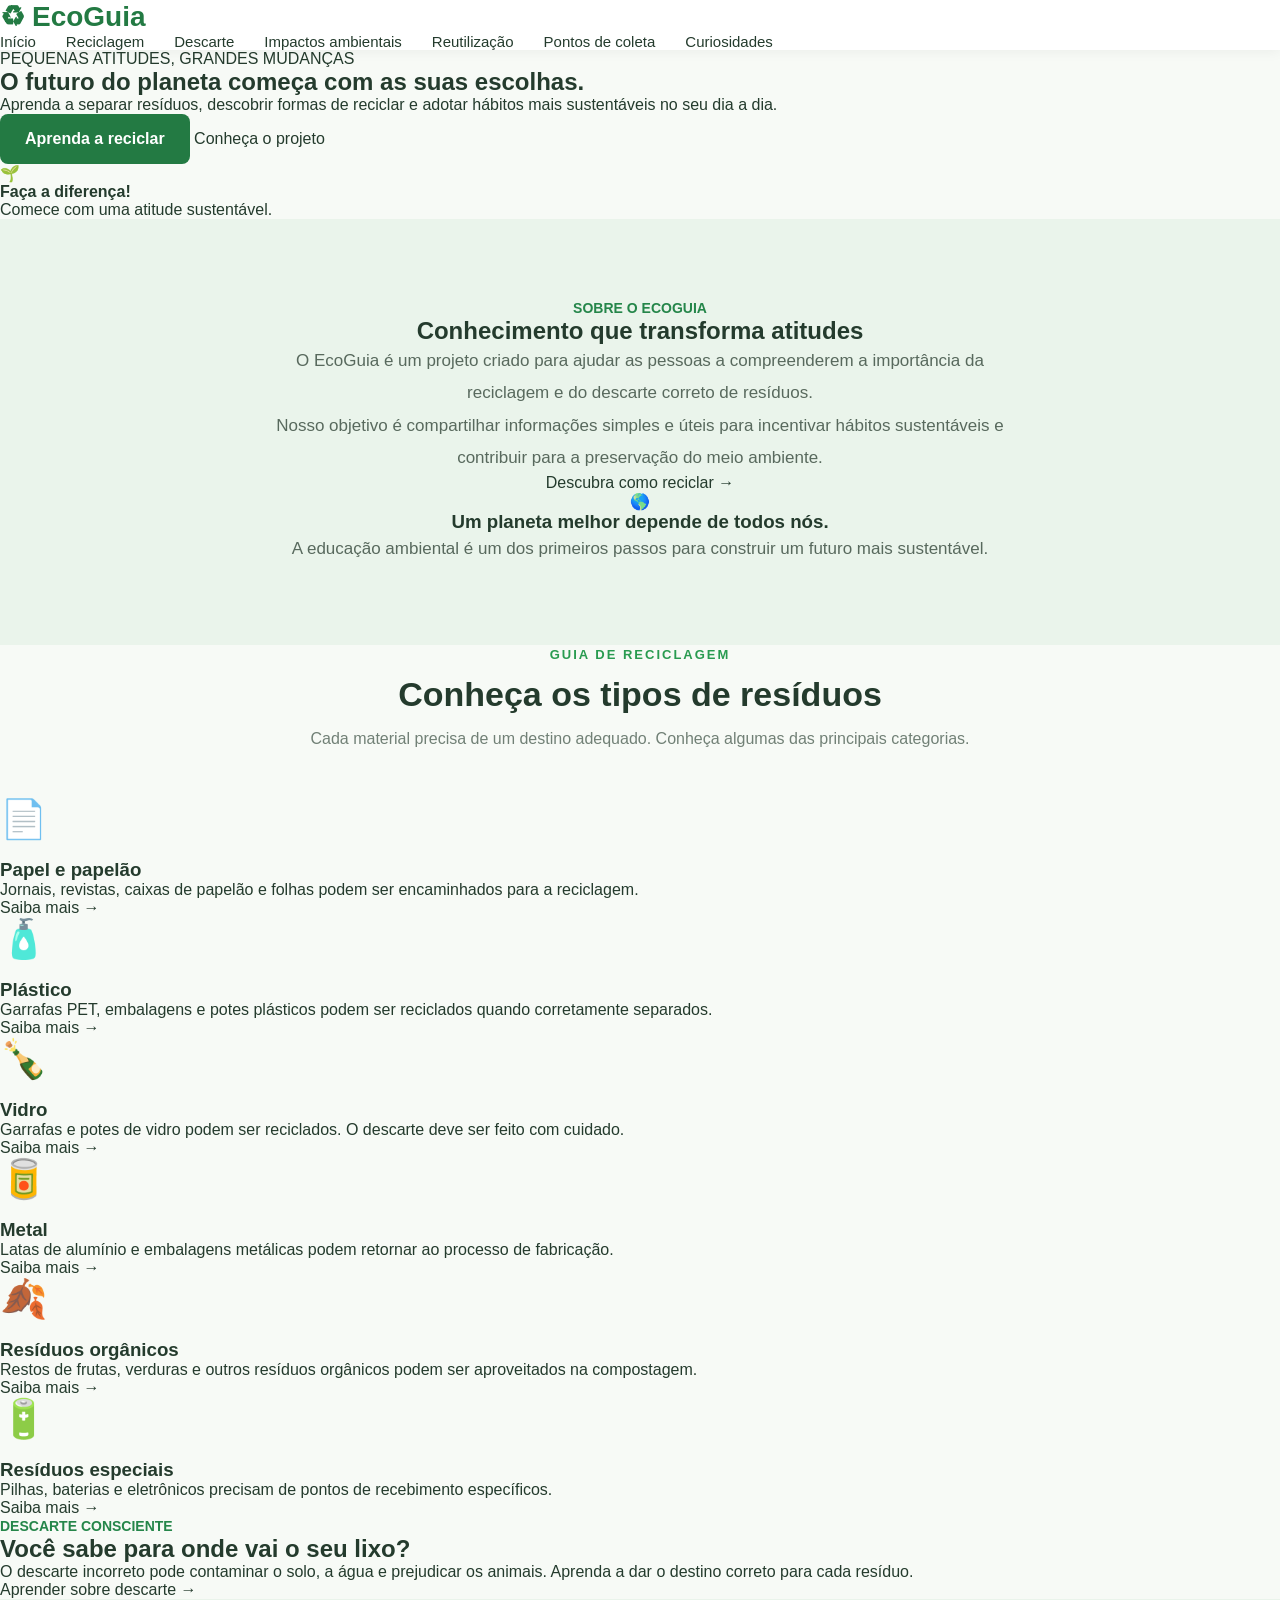
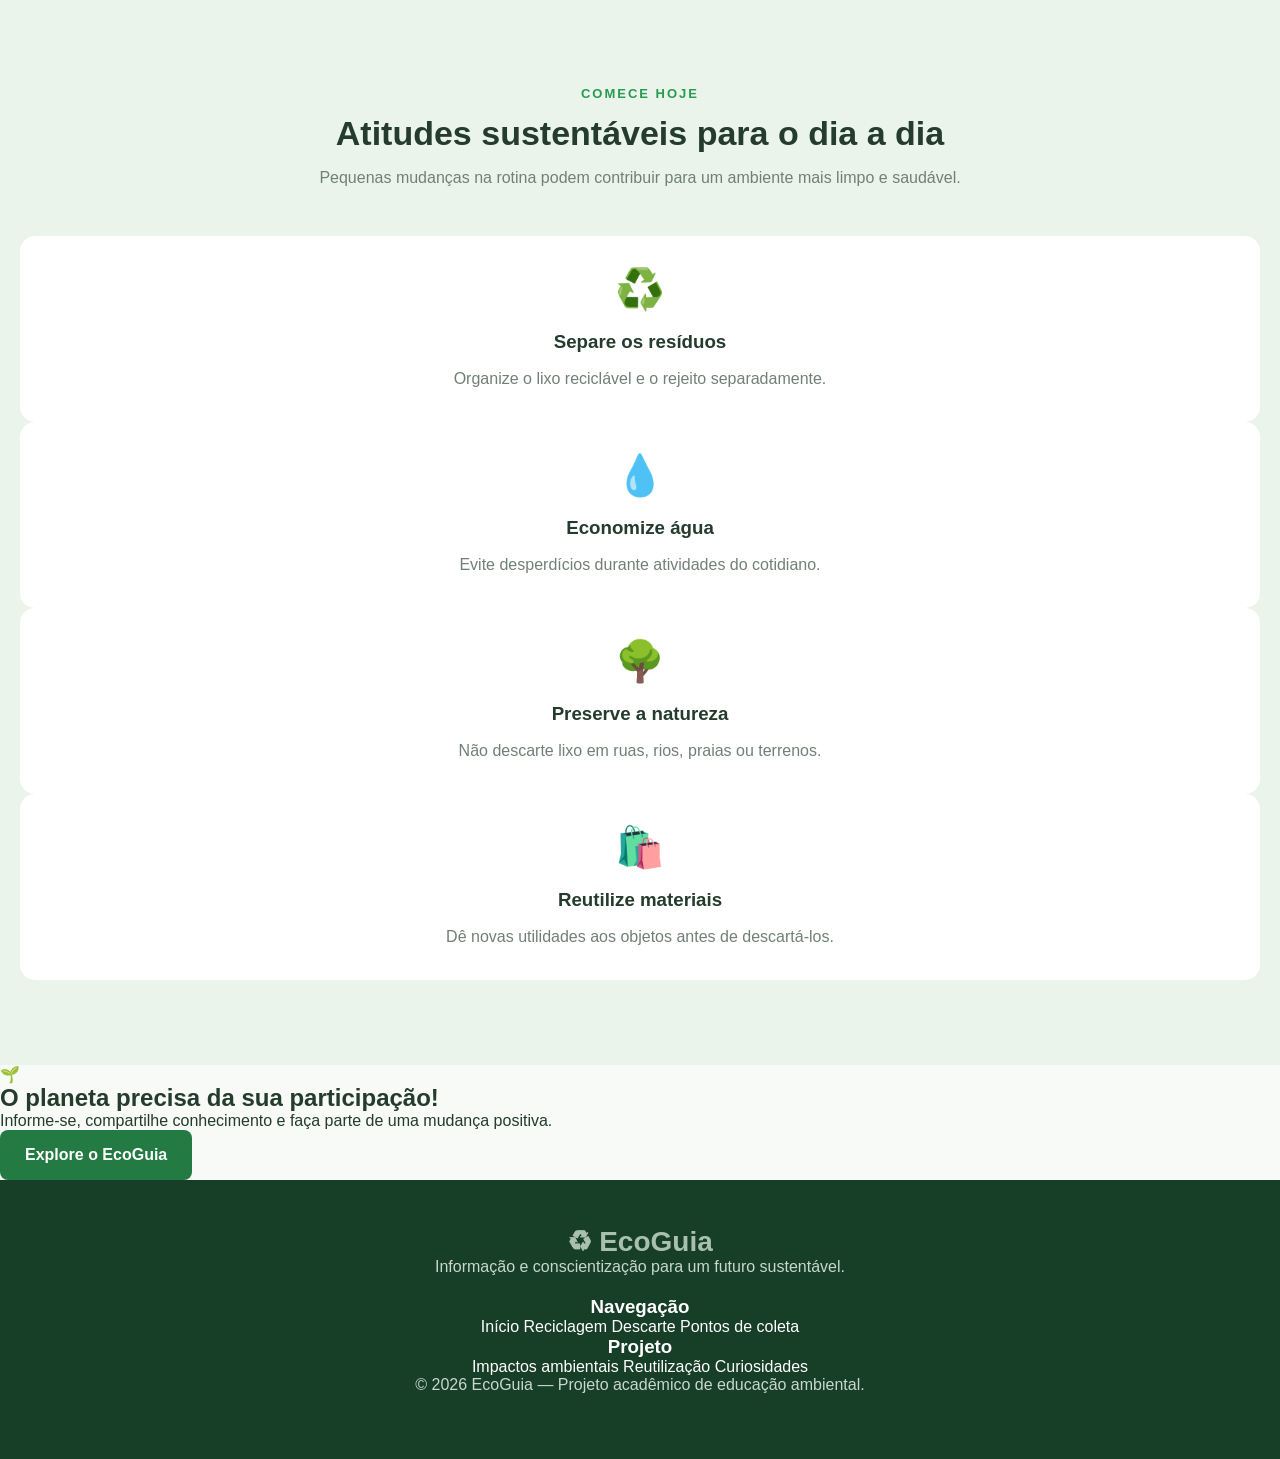
<file: html/index.html>
<!DOCTYPE html>
<html lang="pt-BR">
<head>
    <meta charset="UTF-8">
    <meta name="viewport" content="width=device-width, initial-scale=1.0">
    <meta name="description" content="EcoGuia: aprenda sobre reciclagem, descarte correto e sustentabilidade.">
    <title>EcoGuia | Descarte consciente, futuro sustentável</title>
    <link rel="stylesheet" href="../css/style.css">
</head>

<body>

    <!-- CABEÇALHO -->
    <header class="cabecalho">
        <a href="index.html" class="logo">
            <span class="logo-icone">♻</span>
            <span>Eco<span class="logo-destaque">Guia</span></span>
        </a>

        <nav class="menu">
            <a href="index.html" class="ativo">Início</a>
            <a href="reciclagem.html">Reciclagem</a>
            <a href="descarte.html">Descarte</a>
            <a href="impactos.html">Impactos ambientais</a>
            <a href="reutilizacao.html">Reutilização</a>
            <a href="pontos-coleta.html">Pontos de coleta</a>
            <a href="curiosidades.html">Curiosidades</a>
        </nav>
    </header>

    <main>

        <!-- BANNER PRINCIPAL -->
        <section class="banner" id="inicio">
            <div class="banner-conteudo">
                <span class="etiqueta">PEQUENAS ATITUDES, GRANDES MUDANÇAS</span>

                <h1>O futuro do planeta começa com as suas <span>escolhas.</span></h1>

                <p>
                    Aprenda a separar resíduos, descobrir formas de reciclar
                    e adotar hábitos mais sustentáveis no seu dia a dia.
                </p>

                <div class="banner-botoes">
                    <a href="reciclagem.html" class="botao botao-principal">
                        Aprenda a reciclar
                    </a>

                    <a href="#sobre" class="botao botao-secundario">
                        Conheça o projeto
                    </a>
                </div>
            </div>
     
</div>
                <div class="circulo-verde">
                    <span>🌱</span>
                </div>

                <div class="mensagem-flutuante">
                    <strong>Faça a diferença!</strong>
                    <p>Comece com uma atitude sustentável.</p>
                </div>
            </div>
        </section>

        <!-- SOBRE O PROJETO -->
        <section class="secao sobre" id="sobre">
            <div class="sobre-texto">
                <span class="subtitulo">SOBRE O ECOGUIA</span>
                <h2>Conhecimento que transforma atitudes</h2>

                <p>
                    O EcoGuia é um projeto criado para ajudar as pessoas
                    a compreenderem a importância da reciclagem e do
                    descarte correto de resíduos.
                </p>

                <p>
                    Nosso objetivo é compartilhar informações simples e
                    úteis para incentivar hábitos sustentáveis e contribuir
                    para a preservação do meio ambiente.
                </p>

                <a href="reciclagem.html" class="link-verde">
                    Descubra como reciclar →
                </a>
            </div>

            <div class="sobre-destaque">
                <span class="sobre-icone">🌎</span>
                <h3>Um planeta melhor depende de todos nós.</h3>
                <p>
                    A educação ambiental é um dos primeiros passos
                    para construir um futuro mais sustentável.
                </p>
            </div>
        </section>

        <!-- CATEGORIAS DE RESÍDUOS -->
        <section class="secao categorias" id="categorias">
            <div class="titulo-secao">
                <span class="subtitulo">GUIA DE RECICLAGEM</span>
                <h2>Conheça os tipos de resíduos</h2>
                <p>
                    Cada material precisa de um destino adequado.
                    Conheça algumas das principais categorias.
                </p>
            </div>

            <div class="grade-cards">

                <article class="card-residuo">
                    <div class="card-icone papel">📄</div>
                    <h3>Papel e papelão</h3>
                    <p>
                        Jornais, revistas, caixas de papelão e folhas
                        podem ser encaminhados para a reciclagem.
                    </p>
                    <a href="reciclagem.html">Saiba mais →</a>
                </article>

                <article class="card-residuo">
                    <div class="card-icone plastico">🧴</div>
                    <h3>Plástico</h3>
                    <p>
                        Garrafas PET, embalagens e potes plásticos
                        podem ser reciclados quando corretamente separados.
                    </p>
                    <a href="reciclagem.html">Saiba mais →</a>
                </article>

                <article class="card-residuo">
                    <div class="card-icone vidro">🍾</div>
                    <h3>Vidro</h3>
                    <p>
                        Garrafas e potes de vidro podem ser reciclados.
                        O descarte deve ser feito com cuidado.
                    </p>
                    <a href="reciclagem.html">Saiba mais →</a>
                </article>

                <article class="card-residuo">
                    <div class="card-icone metal">🥫</div>
                    <h3>Metal</h3>
                    <p>
                        Latas de alumínio e embalagens metálicas
                        podem retornar ao processo de fabricação.
                    </p>
                    <a href="reciclagem.html">Saiba mais →</a>
                </article>

                <article class="card-residuo">
                    <div class="card-icone organico">🍂</div>
                    <h3>Resíduos orgânicos</h3>
                    <p>
                        Restos de frutas, verduras e outros resíduos
                        orgânicos podem ser aproveitados na compostagem.
                    </p>
                    <a href="descarte.html">Saiba mais →</a>
                </article>

                <article class="card-residuo">
                    <div class="card-icone eletronico">🔋</div>
                    <h3>Resíduos especiais</h3>
                    <p>
                        Pilhas, baterias e eletrônicos precisam de
                        pontos de recebimento específicos.
                    </p>
                    <a href="descarte.html">Saiba mais →</a>
                </article>

            </div>
        </section>

        <!-- DESCARTE CONSCIENTE -->
        <section class="faixa-descarte">
            <div>
                <span class="subtitulo">DESCARTE CONSCIENTE</span>
                <h2>Você sabe para onde vai o seu lixo?</h2>
                <p>
                    O descarte incorreto pode contaminar o solo, a água
                    e prejudicar os animais. Aprenda a dar o destino
                    correto para cada resíduo.
                </p>
            </div>

            <a href="descarte.html" class="botao botao-branco">
                Aprender sobre descarte →
            </a>
        </section>

        <!-- DICAS -->
        <section class="secao dicas" id="dicas">
            <div class="titulo-secao">
                <span class="subtitulo">COMECE HOJE</span>
                <h2>Atitudes sustentáveis para o dia a dia</h2>
                <p>
                    Pequenas mudanças na rotina podem contribuir
                    para um ambiente mais limpo e saudável.
                </p>
            </div>

            <div class="grade-dicas">

                <article class="dica">
                    <span>♻️</span>
                    <h3>Separe os resíduos</h3>
                    <p>Organize o lixo reciclável e o rejeito separadamente.</p>
                </article>

                <article class="dica">
                    <span>💧</span>
                    <h3>Economize água</h3>
                    <p>Evite desperdícios durante atividades do cotidiano.</p>
                </article>

                <article class="dica">
                    <span>🌳</span>
                    <h3>Preserve a natureza</h3>
                    <p>Não descarte lixo em ruas, rios, praias ou terrenos.</p>
                </article>

                <article class="dica">
                    <span>🛍️</span>
                    <h3>Reutilize materiais</h3>
                    <p>Dê novas utilidades aos objetos antes de descartá-los.</p>
                </article>

            </div>
        </section>

        <!-- CHAMADA FINAL -->
        <section class="chamada-final">
            <span>🌱</span>
            <h2>O planeta precisa da sua participação!</h2>
            <p>
                Informe-se, compartilhe conhecimento e faça parte
                de uma mudança positiva.
            </p>
            <a href="curiosidades.html" class="botao botao-principal">
                Explore o EcoGuia
            </a>
        </section>

    </main>

    <!-- RODAPÉ -->
    <footer class="rodape">
        <div class="rodape-conteudo">

            <div>
                <a href="index.html" class="logo logo-rodape">
                    <span class="logo-icone">♻</span>
                    <span>Eco<span class="logo-destaque">Guia</span></span>
                </a>
                <p>
                    Informação e conscientização para um futuro sustentável.
                </p>
            </div>

            <div class="rodape-links">
                <h3>Navegação</h3>
                <a href="index.html">Início</a>
                <a href="reciclagem.html">Reciclagem</a>
                <a href="descarte.html">Descarte</a>
                <a href="pontos-coleta.html">Pontos de coleta</a>
            </div>

            <div class="rodape-links">
                <h3>Projeto</h3>
                <a href="impactos.html">Impactos ambientais</a>
                <a href="reutilizacao.html">Reutilização</a>
                <a href="curiosidades.html">Curiosidades</a>
            </div>

        </div>

        <div class="rodape-final">
            <p>© 2026 EcoGuia — Projeto acadêmico de educação ambiental.</p>
        </div>
    </footer>

</body>
</html>
</file>
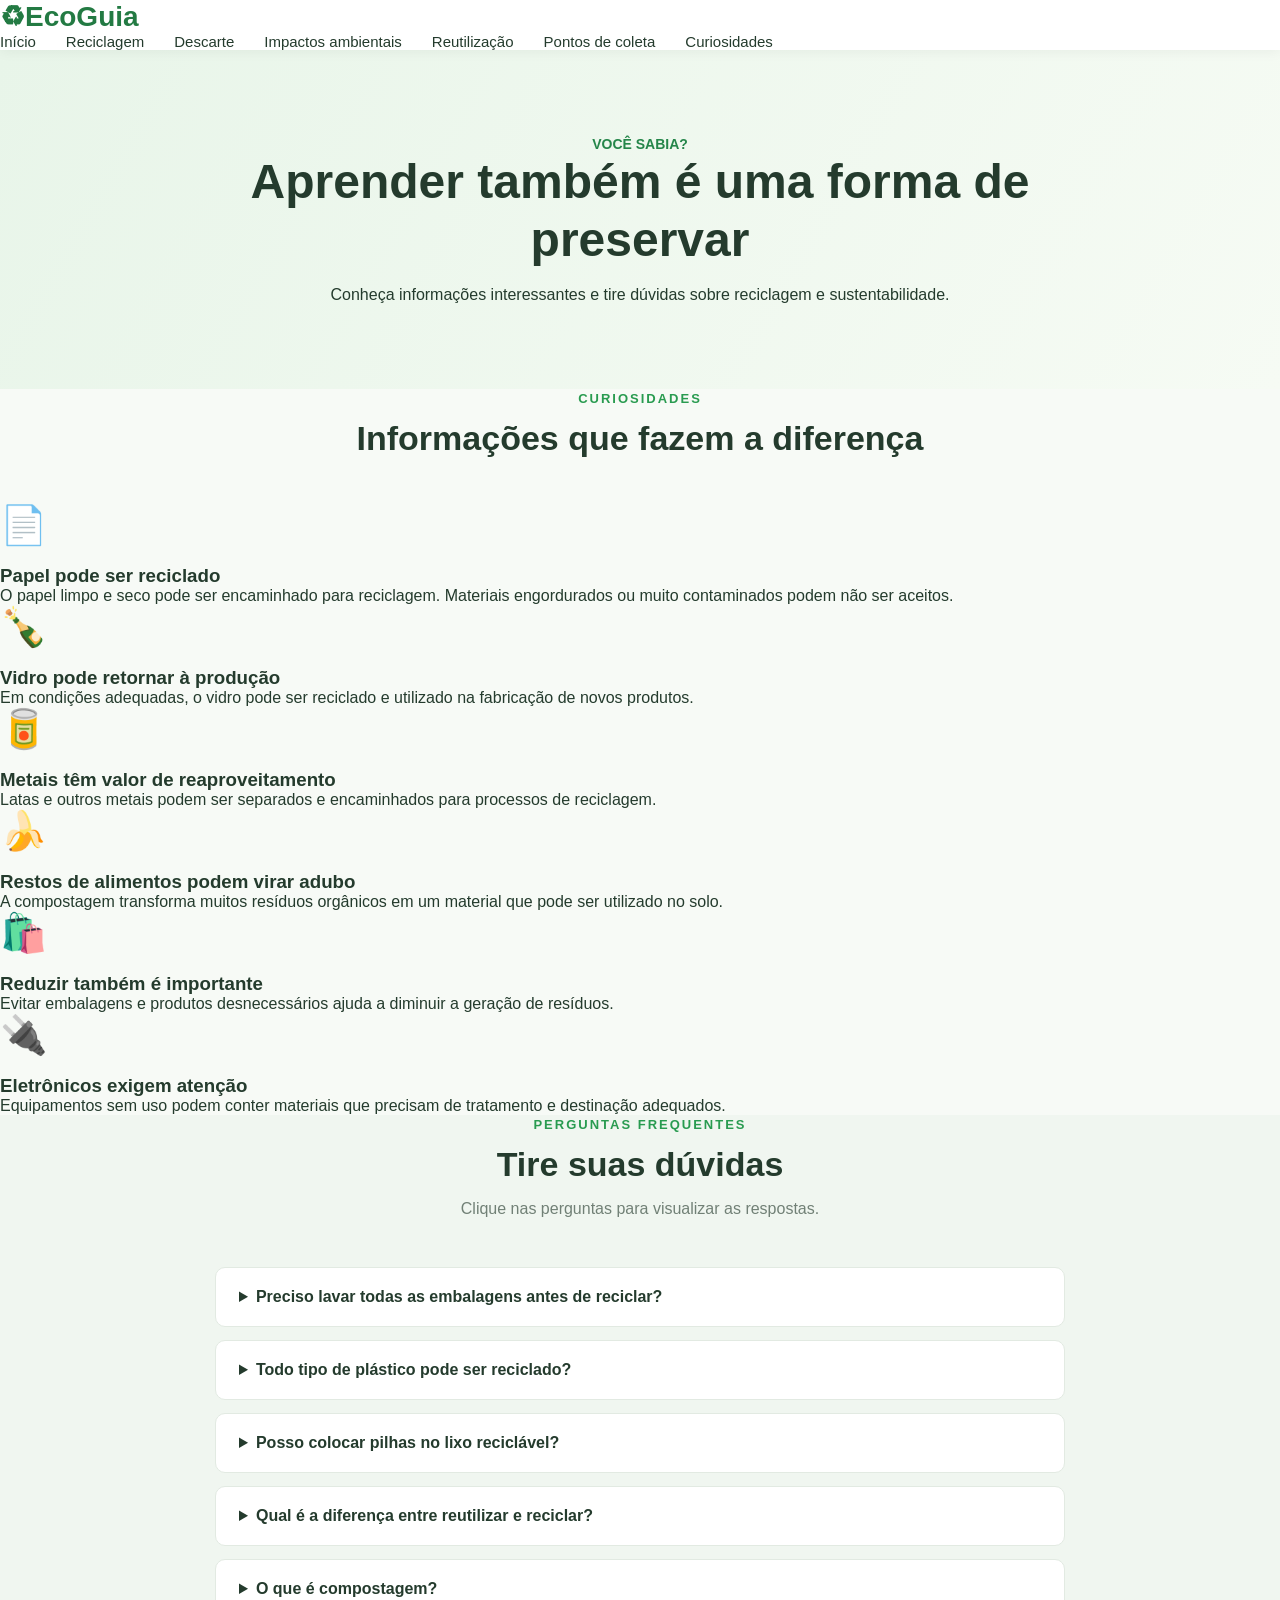
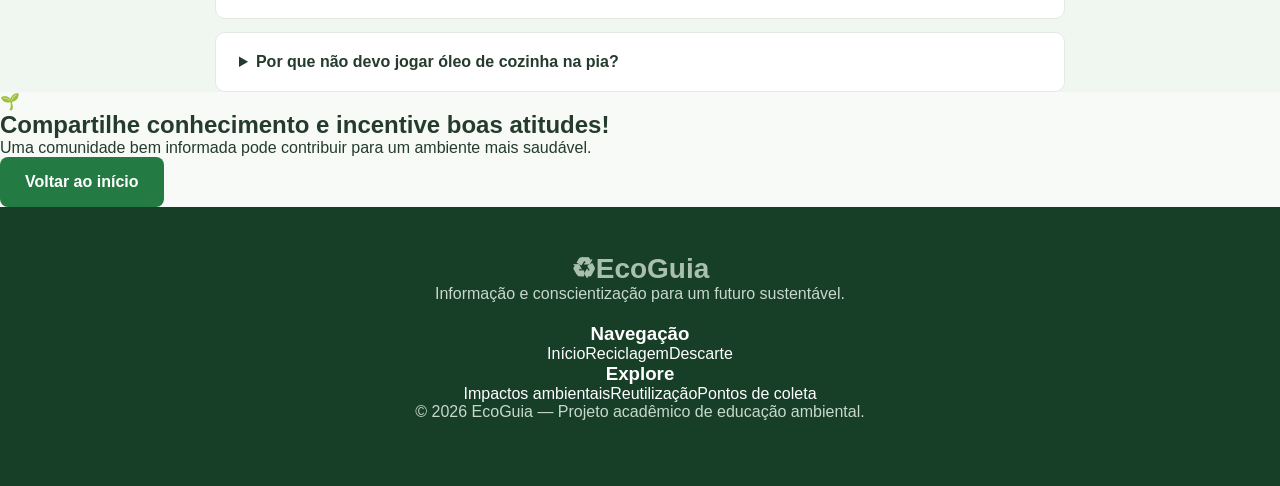
<file: html/curiosidades.html>
<!DOCTYPE html>
<html lang="pt-BR">
<head>
    <meta charset="UTF-8">
    <meta name="viewport" content="width=device-width, initial-scale=1.0">
    <meta name="description" content="Curiosidades e respostas para dúvidas comuns sobre reciclagem.">
    <title>Curiosidades | EcoGuia</title>
    <link rel="stylesheet" href="../css/style.css">
</head>
<body>

<header class="cabecalho">
    <a href="index.html" class="logo"><span class="logo-icone">♻</span><span>Eco<span class="logo-destaque">Guia</span></span></a>
    <nav class="menu">
        <a href="index.html">Início</a><a href="reciclagem.html">Reciclagem</a>
        <a href="descarte.html">Descarte</a><a href="impactos.html">Impactos ambientais</a>
        <a href="reutilizacao.html">Reutilização</a><a href="pontos-coleta.html">Pontos de coleta</a>
        <a href="curiosidades.html" class="ativo">Curiosidades</a>
    </nav>
</header>

<main>
    <section class="pagina-banner">
        <span class="subtitulo">VOCÊ SABIA?</span>
        <h1>Aprender também é uma forma de preservar</h1>
        <p>Conheça informações interessantes e tire dúvidas sobre reciclagem e sustentabilidade.</p>
    </section>

    <section class="secao">
        <div class="titulo-secao">
            <span class="subtitulo">CURIOSIDADES</span>
            <h2>Informações que fazem a diferença</h2>
        </div>

        <div class="grade-cards">
            <article class="card-residuo"><div class="card-icone papel">📄</div><h3>Papel pode ser reciclado</h3><p>O papel limpo e seco pode ser encaminhado para reciclagem. Materiais engordurados ou muito contaminados podem não ser aceitos.</p></article>
            <article class="card-residuo"><div class="card-icone vidro">🍾</div><h3>Vidro pode retornar à produção</h3><p>Em condições adequadas, o vidro pode ser reciclado e utilizado na fabricação de novos produtos.</p></article>
            <article class="card-residuo"><div class="card-icone metal">🥫</div><h3>Metais têm valor de reaproveitamento</h3><p>Latas e outros metais podem ser separados e encaminhados para processos de reciclagem.</p></article>
            <article class="card-residuo"><div class="card-icone organico">🍌</div><h3>Restos de alimentos podem virar adubo</h3><p>A compostagem transforma muitos resíduos orgânicos em um material que pode ser utilizado no solo.</p></article>
            <article class="card-residuo"><div class="card-icone plastico">🛍️</div><h3>Reduzir também é importante</h3><p>Evitar embalagens e produtos desnecessários ajuda a diminuir a geração de resíduos.</p></article>
            <article class="card-residuo"><div class="card-icone eletronico">🔌</div><h3>Eletrônicos exigem atenção</h3><p>Equipamentos sem uso podem conter materiais que precisam de tratamento e destinação adequados.</p></article>
        </div>
    </section>

    <section class="secao fundo-claro">
        <div class="titulo-secao">
            <span class="subtitulo">PERGUNTAS FREQUENTES</span>
            <h2>Tire suas dúvidas</h2>
            <p>Clique nas perguntas para visualizar as respostas.</p>
        </div>

        <div class="perguntas">
            <details>
                <summary>Preciso lavar todas as embalagens antes de reciclar?</summary>
                <p>Não é necessário fazer uma lavagem completa. O importante é retirar o excesso de resíduos e evitar que restos de alimentos contaminem os materiais. Siga as orientações da coleta local.</p>
            </details>

            <details>
                <summary>Todo tipo de plástico pode ser reciclado?</summary>
                <p>Não. A possibilidade de reciclagem depende do tipo de plástico e da estrutura disponível na região. Consulte a coleta seletiva local.</p>
            </details>

            <details>
                <summary>Posso colocar pilhas no lixo reciclável?</summary>
                <p>Não. Pilhas e baterias devem ser entregues em pontos de recebimento específicos, de acordo com as orientações de logística reversa.</p>
            </details>

            <details>
                <summary>Qual é a diferença entre reutilizar e reciclar?</summary>
                <p>Reutilizar é usar novamente um objeto, enquanto reciclar envolve transformar o material para produzir matéria-prima ou novos produtos.</p>
            </details>

            <details>
                <summary>O que é compostagem?</summary>
                <p>É um processo de decomposição controlada de resíduos orgânicos que produz um material rico em matéria orgânica, útil para o solo.</p>
            </details>

            <details>
                <summary>Por que não devo jogar óleo de cozinha na pia?</summary>
                <p>O óleo pode causar problemas na rede de esgoto e contribuir para a poluição da água. Armazene-o em recipiente fechado e procure um ponto de recebimento.</p>
            </details>
        </div>
    </section>

    <section class="chamada-final">
        <span>🌱</span>
        <h2>Compartilhe conhecimento e incentive boas atitudes!</h2>
        <p>Uma comunidade bem informada pode contribuir para um ambiente mais saudável.</p>
        <a href="index.html" class="botao botao-principal">Voltar ao início</a>
    </section>
</main>

<footer class="rodape">
    <div class="rodape-conteudo">
        <div><a href="index.html" class="logo logo-rodape"><span class="logo-icone">♻</span><span>Eco<span class="logo-destaque">Guia</span></span></a><p>Informação e conscientização para um futuro sustentável.</p></div>
        <div class="rodape-links"><h3>Navegação</h3><a href="index.html">Início</a><a href="reciclagem.html">Reciclagem</a><a href="descarte.html">Descarte</a></div>
        <div class="rodape-links"><h3>Explore</h3><a href="impactos.html">Impactos ambientais</a><a href="reutilizacao.html">Reutilização</a><a href="pontos-coleta.html">Pontos de coleta</a></div>
    </div>
    <div class="rodape-final"><p>© 2026 EcoGuia — Projeto acadêmico de educação ambiental.</p></div>
</footer>
</body>
</html>
</file>
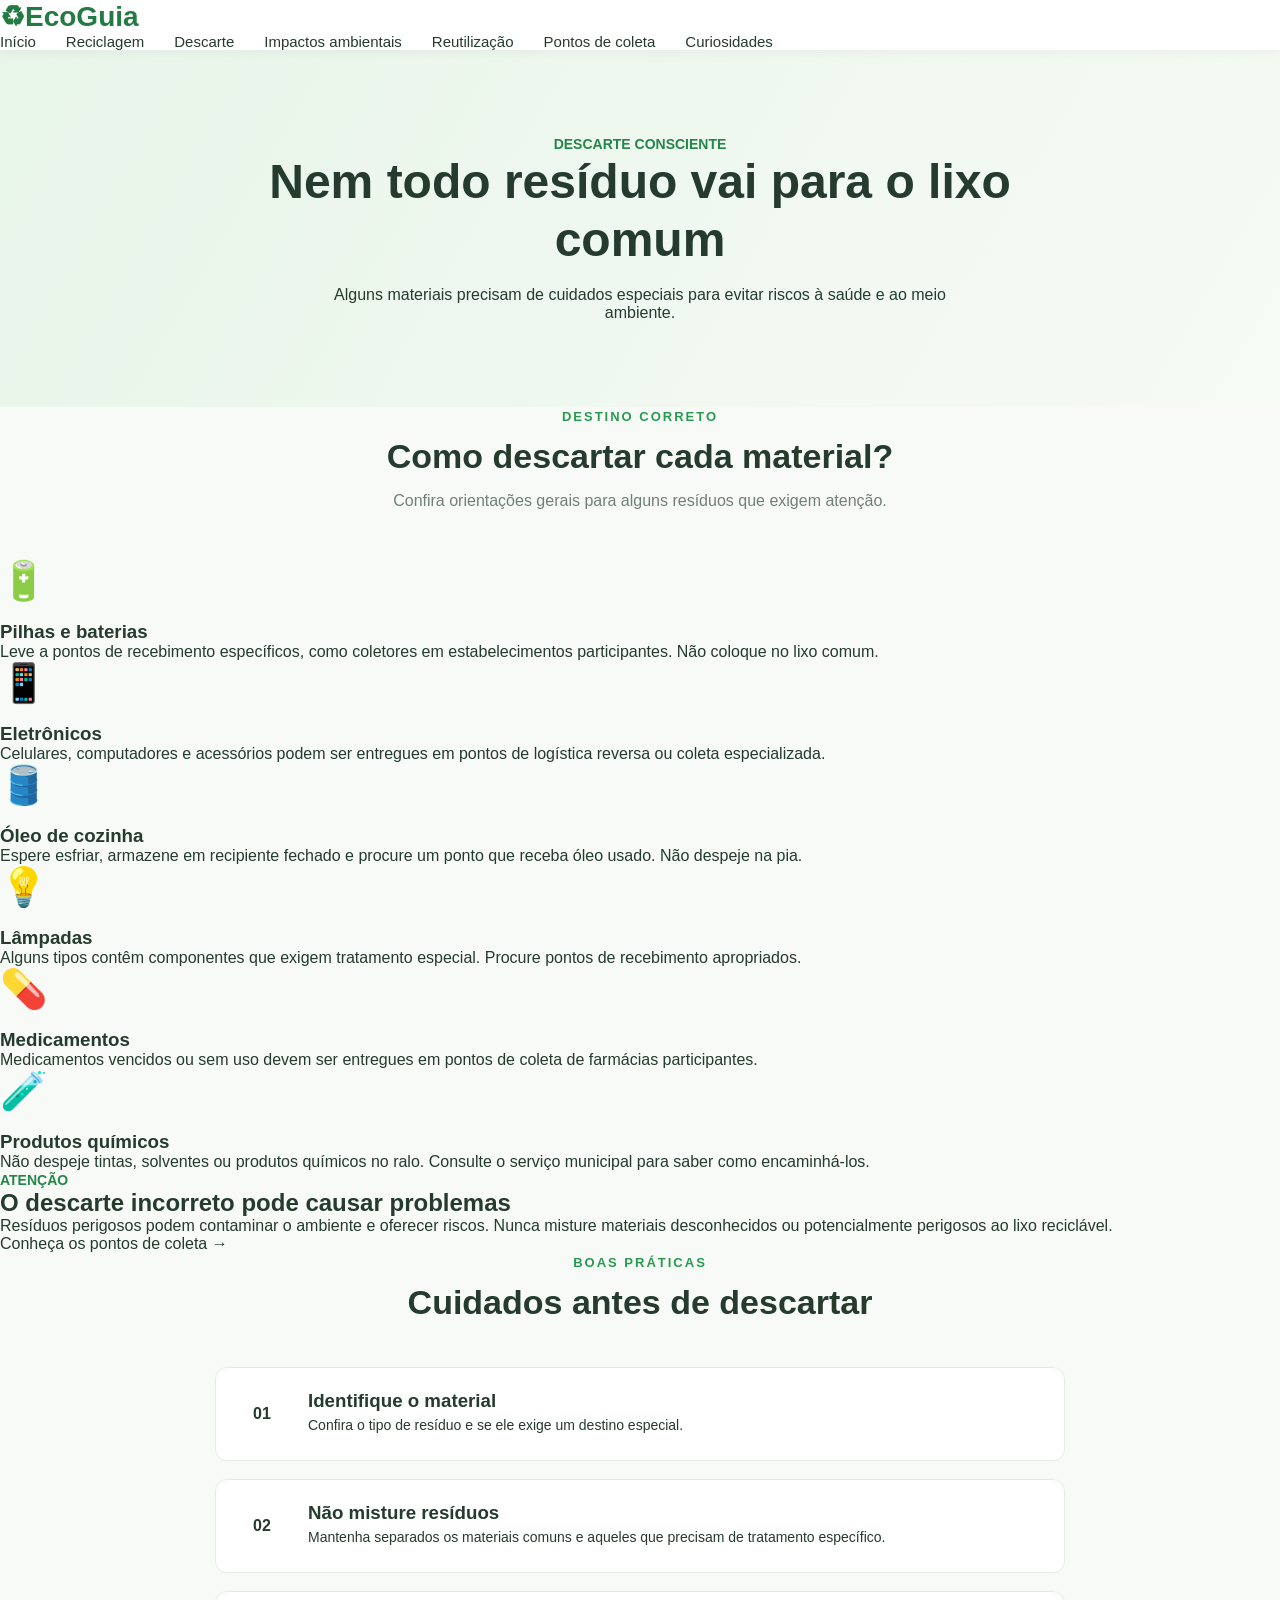
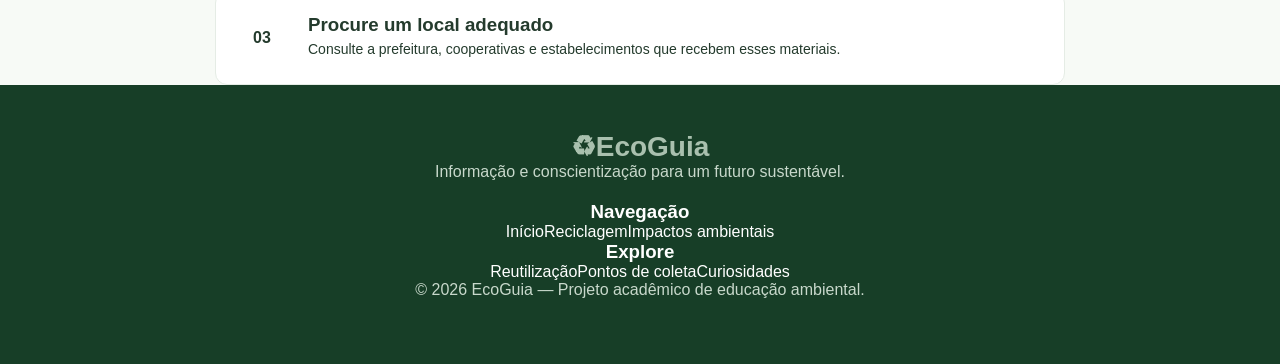
<file: html/descarte.html>
<!DOCTYPE html>
<html lang="pt-BR">
<head>
    <meta charset="UTF-8">
    <meta name="viewport" content="width=device-width, initial-scale=1.0">
    <meta name="description" content="Saiba como descartar resíduos especiais com segurança.">
    <title>Descarte consciente | EcoGuia</title>
    <link rel="stylesheet" href="../css/style.css">
</head>
<body>

<header class="cabecalho">
    <a href="index.html" class="logo"><span class="logo-icone">♻</span><span>Eco<span class="logo-destaque">Guia</span></span></a>
    <nav class="menu">
        <a href="index.html">Início</a><a href="reciclagem.html">Reciclagem</a>
        <a href="descarte.html" class="ativo">Descarte</a><a href="impactos.html">Impactos ambientais</a>
        <a href="reutilizacao.html">Reutilização</a><a href="pontos-coleta.html">Pontos de coleta</a>
        <a href="curiosidades.html">Curiosidades</a>
    </nav>
</header>

<main>
    <section class="pagina-banner">
        <span class="subtitulo">DESCARTE CONSCIENTE</span>
        <h1>Nem todo resíduo vai para o lixo comum</h1>
        <p>Alguns materiais precisam de cuidados especiais para evitar riscos à saúde e ao meio ambiente.</p>
    </section>

    <section class="secao">
        <div class="titulo-secao">
            <span class="subtitulo">DESTINO CORRETO</span>
            <h2>Como descartar cada material?</h2>
            <p>Confira orientações gerais para alguns resíduos que exigem atenção.</p>
        </div>

        <div class="grade-cards">
            <article class="card-residuo"><div class="card-icone eletronico">🔋</div><h3>Pilhas e baterias</h3><p>Leve a pontos de recebimento específicos, como coletores em estabelecimentos participantes. Não coloque no lixo comum.</p></article>
            <article class="card-residuo"><div class="card-icone plastico">📱</div><h3>Eletrônicos</h3><p>Celulares, computadores e acessórios podem ser entregues em pontos de logística reversa ou coleta especializada.</p></article>
            <article class="card-residuo"><div class="card-icone organico">🛢️</div><h3>Óleo de cozinha</h3><p>Espere esfriar, armazene em recipiente fechado e procure um ponto que receba óleo usado. Não despeje na pia.</p></article>
            <article class="card-residuo"><div class="card-icone vidro">💡</div><h3>Lâmpadas</h3><p>Alguns tipos contêm componentes que exigem tratamento especial. Procure pontos de recebimento apropriados.</p></article>
            <article class="card-residuo"><div class="card-icone metal">💊</div><h3>Medicamentos</h3><p>Medicamentos vencidos ou sem uso devem ser entregues em pontos de coleta de farmácias participantes.</p></article>
            <article class="card-residuo"><div class="card-icone papel">🧪</div><h3>Produtos químicos</h3><p>Não despeje tintas, solventes ou produtos químicos no ralo. Consulte o serviço municipal para saber como encaminhá-los.</p></article>
        </div>
    </section>

    <section class="faixa-descarte">
        <div>
            <span class="subtitulo">ATENÇÃO</span>
            <h2>O descarte incorreto pode causar problemas</h2>
            <p>Resíduos perigosos podem contaminar o ambiente e oferecer riscos. Nunca misture materiais desconhecidos ou potencialmente perigosos ao lixo reciclável.</p>
        </div>
        <a href="pontos-coleta.html" class="botao botao-branco">Conheça os pontos de coleta →</a>
    </section>

    <section class="secao">
        <div class="titulo-secao">
            <span class="subtitulo">BOAS PRÁTICAS</span>
            <h2>Cuidados antes de descartar</h2>
        </div>
        <div class="lista-etapas">
            <article><span>01</span><div><h3>Identifique o material</h3><p>Confira o tipo de resíduo e se ele exige um destino especial.</p></div></article>
            <article><span>02</span><div><h3>Não misture resíduos</h3><p>Mantenha separados os materiais comuns e aqueles que precisam de tratamento específico.</p></div></article>
            <article><span>03</span><div><h3>Procure um local adequado</h3><p>Consulte a prefeitura, cooperativas e estabelecimentos que recebem esses materiais.</p></div></article>
        </div>
    </section>
</main>

<footer class="rodape">
    <div class="rodape-conteudo">
        <div><a href="index.html" class="logo logo-rodape"><span class="logo-icone">♻</span><span>Eco<span class="logo-destaque">Guia</span></span></a><p>Informação e conscientização para um futuro sustentável.</p></div>
        <div class="rodape-links"><h3>Navegação</h3><a href="index.html">Início</a><a href="reciclagem.html">Reciclagem</a><a href="impactos.html">Impactos ambientais</a></div>
        <div class="rodape-links"><h3>Explore</h3><a href="reutilizacao.html">Reutilização</a><a href="pontos-coleta.html">Pontos de coleta</a><a href="curiosidades.html">Curiosidades</a></div>
    </div>
    <div class="rodape-final"><p>© 2026 EcoGuia — Projeto acadêmico de educação ambiental.</p></div>
</footer>
</body>
</html>
</file>
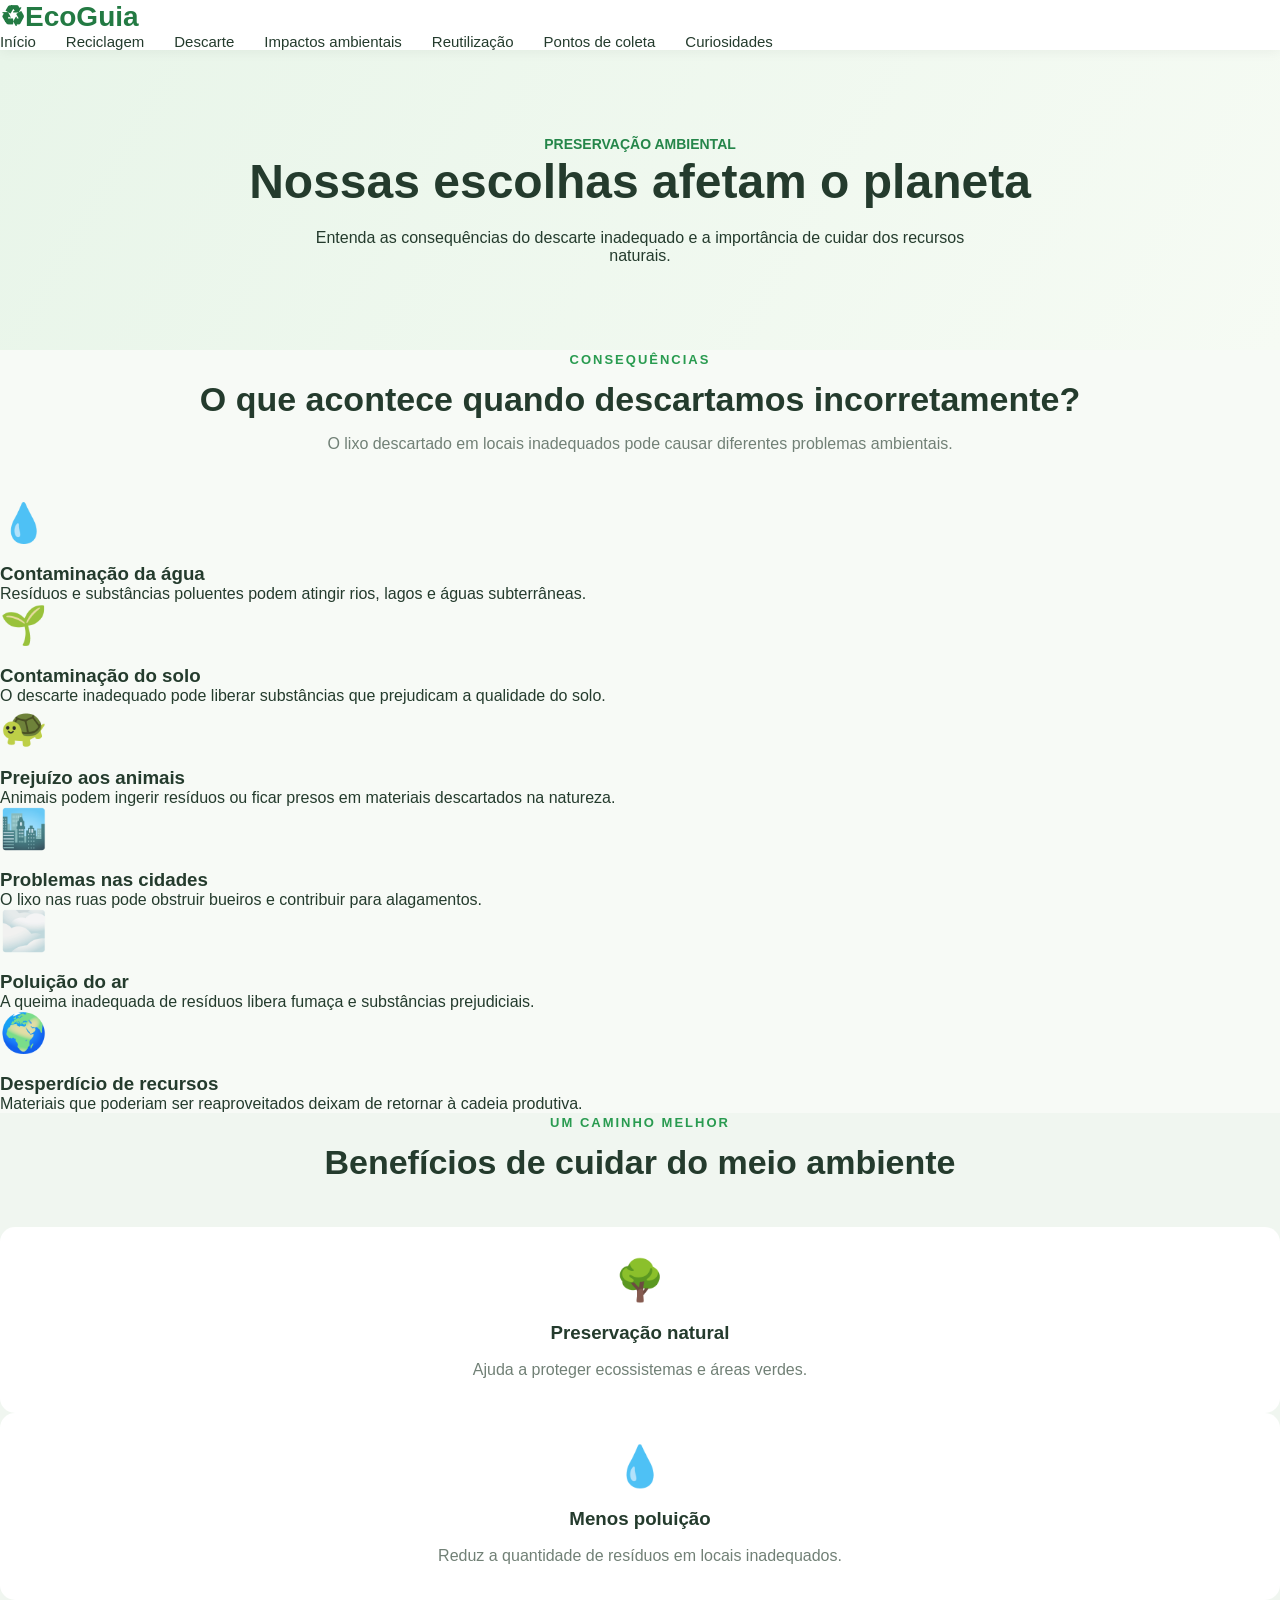
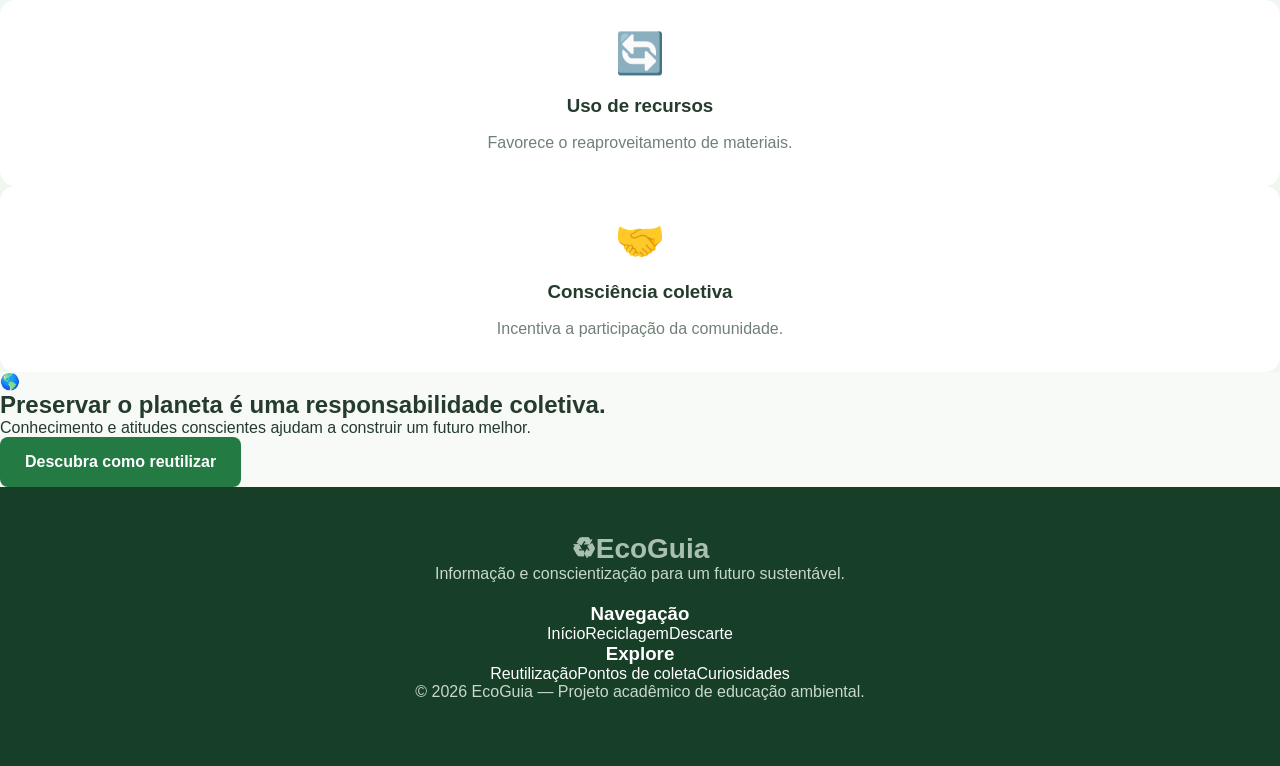
<file: html/impactos.html>
<!DOCTYPE html>
<html lang="pt-BR">
<head>
    <meta charset="UTF-8">
    <meta name="viewport" content="width=device-width, initial-scale=1.0">
    <meta name="description" content="Conheça os impactos ambientais do descarte incorreto de resíduos.">
    <title>Impactos ambientais | EcoGuia</title>
    <link rel="stylesheet" href="../css/style.css">
</head>
<body>

<header class="cabecalho">
    <a href="index.html" class="logo"><span class="logo-icone">♻</span><span>Eco<span class="logo-destaque">Guia</span></span></a>
    <nav class="menu">
        <a href="index.html">Início</a><a href="reciclagem.html">Reciclagem</a>
        <a href="descarte.html">Descarte</a><a href="impactos.html" class="ativo">Impactos ambientais</a>
        <a href="reutilizacao.html">Reutilização</a><a href="pontos-coleta.html">Pontos de coleta</a>
        <a href="curiosidades.html">Curiosidades</a>
    </nav>
</header>

<main>
    <section class="pagina-banner">
        <span class="subtitulo">PRESERVAÇÃO AMBIENTAL</span>
        <h1>Nossas escolhas afetam o planeta</h1>
        <p>Entenda as consequências do descarte inadequado e a importância de cuidar dos recursos naturais.</p>
    </section>

    <section class="secao">
        <div class="titulo-secao">
            <span class="subtitulo">CONSEQUÊNCIAS</span>
            <h2>O que acontece quando descartamos incorretamente?</h2>
            <p>O lixo descartado em locais inadequados pode causar diferentes problemas ambientais.</p>
        </div>

        <div class="grade-cards">
            <article class="card-residuo"><div class="card-icone vidro">💧</div><h3>Contaminação da água</h3><p>Resíduos e substâncias poluentes podem atingir rios, lagos e águas subterrâneas.</p></article>
            <article class="card-residuo"><div class="card-icone organico">🌱</div><h3>Contaminação do solo</h3><p>O descarte inadequado pode liberar substâncias que prejudicam a qualidade do solo.</p></article>
            <article class="card-residuo"><div class="card-icone plastico">🐢</div><h3>Prejuízo aos animais</h3><p>Animais podem ingerir resíduos ou ficar presos em materiais descartados na natureza.</p></article>
            <article class="card-residuo"><div class="card-icone metal">🏙️</div><h3>Problemas nas cidades</h3><p>O lixo nas ruas pode obstruir bueiros e contribuir para alagamentos.</p></article>
            <article class="card-residuo"><div class="card-icone papel">🌫️</div><h3>Poluição do ar</h3><p>A queima inadequada de resíduos libera fumaça e substâncias prejudiciais.</p></article>
            <article class="card-residuo"><div class="card-icone eletronico">🌍</div><h3>Desperdício de recursos</h3><p>Materiais que poderiam ser reaproveitados deixam de retornar à cadeia produtiva.</p></article>
        </div>
    </section>

    <section class="secao fundo-claro">
        <div class="titulo-secao">
            <span class="subtitulo">UM CAMINHO MELHOR</span>
            <h2>Benefícios de cuidar do meio ambiente</h2>
        </div>
        <div class="grade-dicas">
            <article class="dica"><span>🌳</span><h3>Preservação natural</h3><p>Ajuda a proteger ecossistemas e áreas verdes.</p></article>
            <article class="dica"><span>💧</span><h3>Menos poluição</h3><p>Reduz a quantidade de resíduos em locais inadequados.</p></article>
            <article class="dica"><span>🔄</span><h3>Uso de recursos</h3><p>Favorece o reaproveitamento de materiais.</p></article>
            <article class="dica"><span>🤝</span><h3>Consciência coletiva</h3><p>Incentiva a participação da comunidade.</p></article>
        </div>
    </section>

    <section class="chamada-final">
        <span>🌎</span>
        <h2>Preservar o planeta é uma responsabilidade coletiva.</h2>
        <p>Conhecimento e atitudes conscientes ajudam a construir um futuro melhor.</p>
        <a href="reutilizacao.html" class="botao botao-principal">Descubra como reutilizar</a>
    </section>
</main>

<footer class="rodape">
    <div class="rodape-conteudo">
        <div><a href="index.html" class="logo logo-rodape"><span class="logo-icone">♻</span><span>Eco<span class="logo-destaque">Guia</span></span></a><p>Informação e conscientização para um futuro sustentável.</p></div>
        <div class="rodape-links"><h3>Navegação</h3><a href="index.html">Início</a><a href="reciclagem.html">Reciclagem</a><a href="descarte.html">Descarte</a></div>
        <div class="rodape-links"><h3>Explore</h3><a href="reutilizacao.html">Reutilização</a><a href="pontos-coleta.html">Pontos de coleta</a><a href="curiosidades.html">Curiosidades</a></div>
    </div>
    <div class="rodape-final"><p>© 2026 EcoGuia — Projeto acadêmico de educação ambiental.</p></div>
</footer>
</body>
</html>
</file>
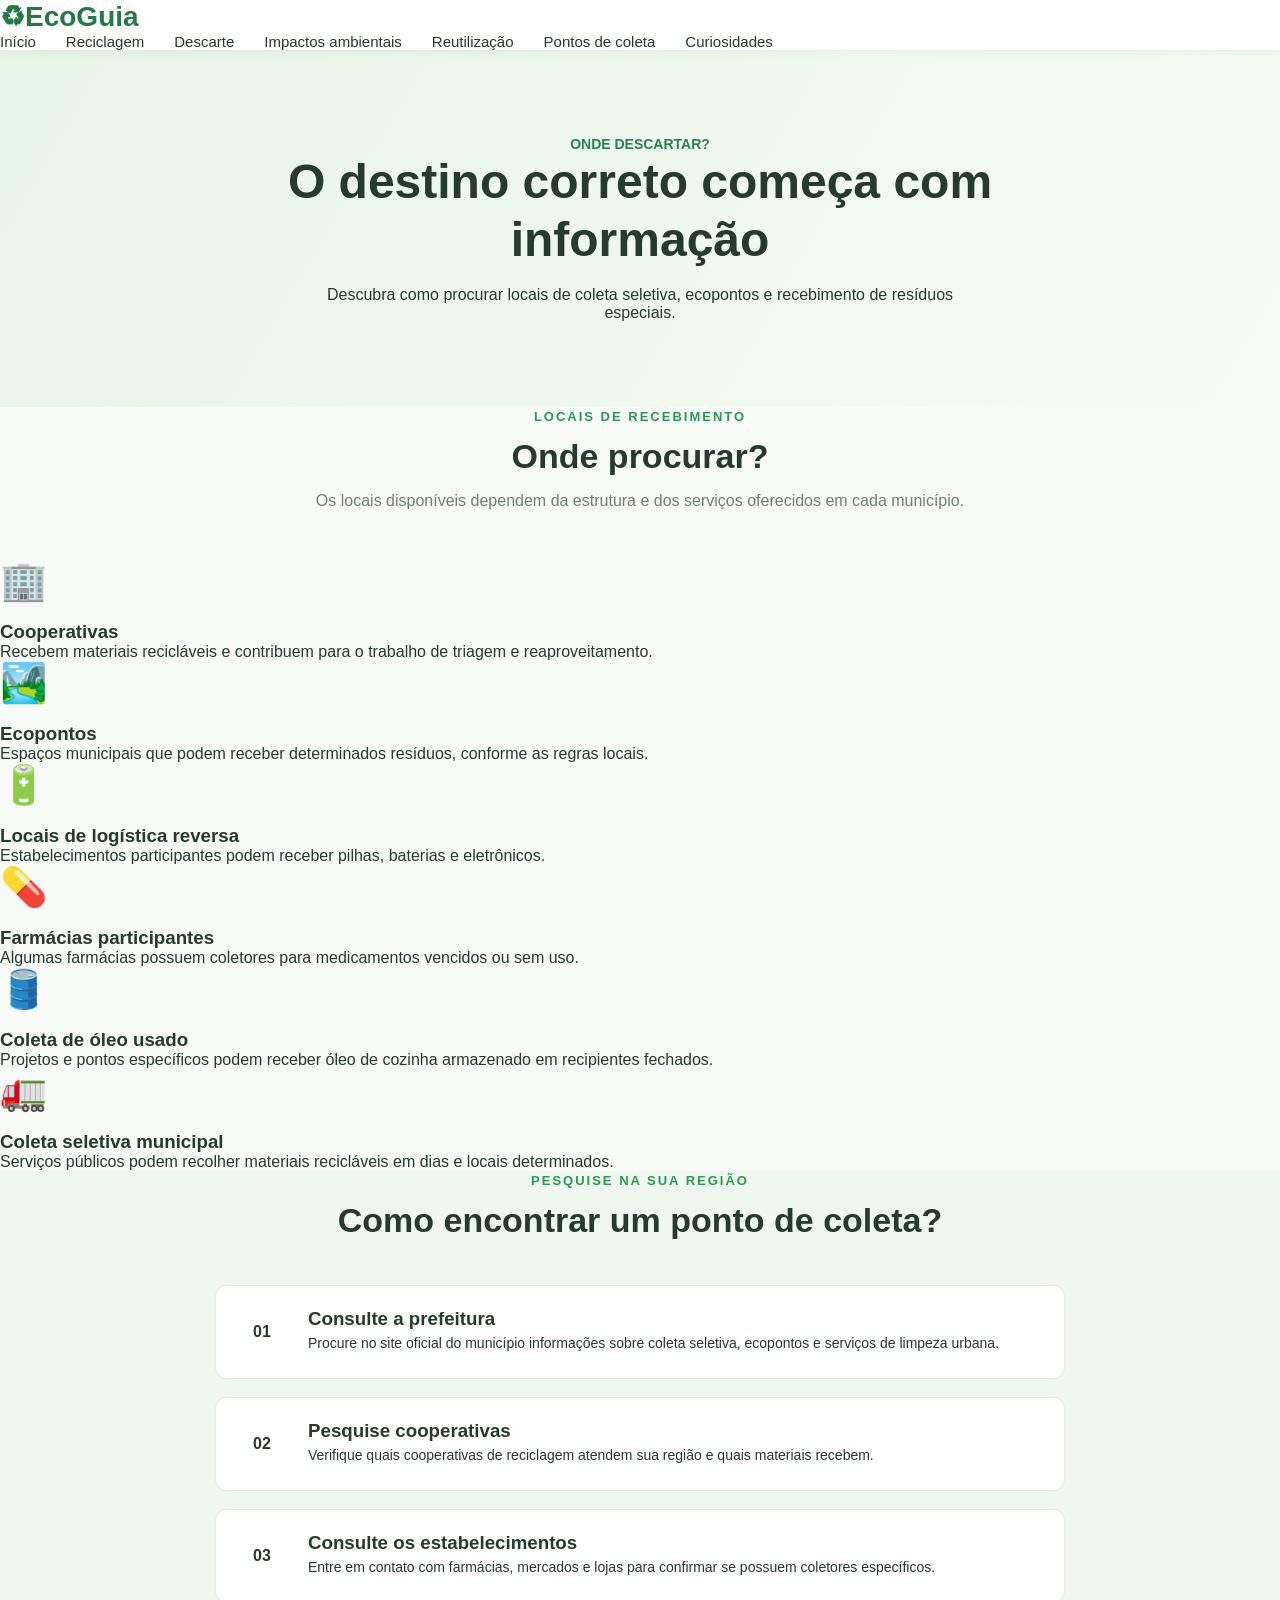
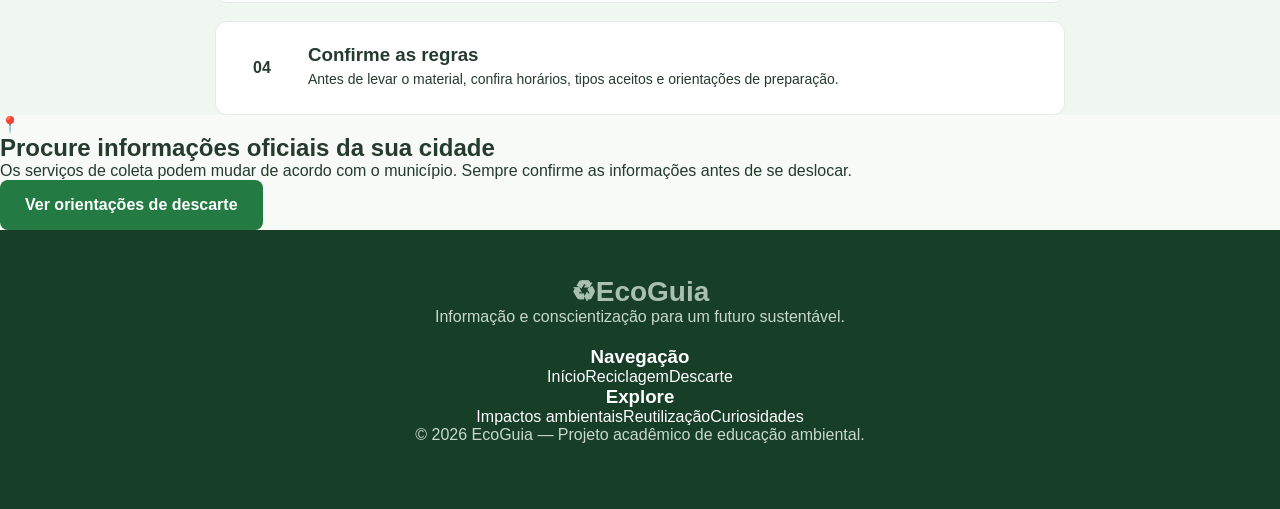
<file: html/pontos-coleta.html>
<!DOCTYPE html>
<html lang="pt-BR">
<head>
    <meta charset="UTF-8">
    <meta name="viewport" content="width=device-width, initial-scale=1.0">
    <meta name="description" content="Saiba como encontrar pontos de coleta e descarte na sua cidade.">
    <title>Pontos de coleta | EcoGuia</title>
    <link rel="stylesheet" href="../css/style.css">
</head>
<body>

<header class="cabecalho">
    <a href="index.html" class="logo"><span class="logo-icone">♻</span><span>Eco<span class="logo-destaque">Guia</span></span></a>
    <nav class="menu">
        <a href="index.html">Início</a><a href="reciclagem.html">Reciclagem</a>
        <a href="descarte.html">Descarte</a><a href="impactos.html">Impactos ambientais</a>
        <a href="reutilizacao.html">Reutilização</a><a href="pontos-coleta.html" class="ativo">Pontos de coleta</a>
        <a href="curiosidades.html">Curiosidades</a>
    </nav>
</header>

<main>
    <section class="pagina-banner">
        <span class="subtitulo">ONDE DESCARTAR?</span>
        <h1>O destino correto começa com informação</h1>
        <p>Descubra como procurar locais de coleta seletiva, ecopontos e recebimento de resíduos especiais.</p>
    </section>

    <section class="secao">
        <div class="titulo-secao">
            <span class="subtitulo">LOCAIS DE RECEBIMENTO</span>
            <h2>Onde procurar?</h2>
            <p>Os locais disponíveis dependem da estrutura e dos serviços oferecidos em cada município.</p>
        </div>

        <div class="grade-cards">
            <article class="card-residuo"><div class="card-icone papel">🏢</div><h3>Cooperativas</h3><p>Recebem materiais recicláveis e contribuem para o trabalho de triagem e reaproveitamento.</p></article>
            <article class="card-residuo"><div class="card-icone organico">🏞️</div><h3>Ecopontos</h3><p>Espaços municipais que podem receber determinados resíduos, conforme as regras locais.</p></article>
            <article class="card-residuo"><div class="card-icone eletronico">🔋</div><h3>Locais de logística reversa</h3><p>Estabelecimentos participantes podem receber pilhas, baterias e eletrônicos.</p></article>
            <article class="card-residuo"><div class="card-icone plastico">💊</div><h3>Farmácias participantes</h3><p>Algumas farmácias possuem coletores para medicamentos vencidos ou sem uso.</p></article>
            <article class="card-residuo"><div class="card-icone vidro">🛢️</div><h3>Coleta de óleo usado</h3><p>Projetos e pontos específicos podem receber óleo de cozinha armazenado em recipientes fechados.</p></article>
            <article class="card-residuo"><div class="card-icone metal">🚛</div><h3>Coleta seletiva municipal</h3><p>Serviços públicos podem recolher materiais recicláveis em dias e locais determinados.</p></article>
        </div>
    </section>

    <section class="secao fundo-claro">
        <div class="titulo-secao">
            <span class="subtitulo">PESQUISE NA SUA REGIÃO</span>
            <h2>Como encontrar um ponto de coleta?</h2>
        </div>
        <div class="lista-etapas">
            <article><span>01</span><div><h3>Consulte a prefeitura</h3><p>Procure no site oficial do município informações sobre coleta seletiva, ecopontos e serviços de limpeza urbana.</p></div></article>
            <article><span>02</span><div><h3>Pesquise cooperativas</h3><p>Verifique quais cooperativas de reciclagem atendem sua região e quais materiais recebem.</p></div></article>
            <article><span>03</span><div><h3>Consulte os estabelecimentos</h3><p>Entre em contato com farmácias, mercados e lojas para confirmar se possuem coletores específicos.</p></div></article>
            <article><span>04</span><div><h3>Confirme as regras</h3><p>Antes de levar o material, confira horários, tipos aceitos e orientações de preparação.</p></div></article>
        </div>
    </section>

    <section class="chamada-final">
        <span>📍</span>
        <h2>Procure informações oficiais da sua cidade</h2>
        <p>Os serviços de coleta podem mudar de acordo com o município. Sempre confirme as informações antes de se deslocar.</p>
        <a href="descarte.html" class="botao botao-principal">Ver orientações de descarte</a>
    </section>
</main>

<footer class="rodape">
    <div class="rodape-conteudo">
        <div><a href="index.html" class="logo logo-rodape"><span class="logo-icone">♻</span><span>Eco<span class="logo-destaque">Guia</span></span></a><p>Informação e conscientização para um futuro sustentável.</p></div>
        <div class="rodape-links"><h3>Navegação</h3><a href="index.html">Início</a><a href="reciclagem.html">Reciclagem</a><a href="descarte.html">Descarte</a></div>
        <div class="rodape-links"><h3>Explore</h3><a href="impactos.html">Impactos ambientais</a><a href="reutilizacao.html">Reutilização</a><a href="curiosidades.html">Curiosidades</a></div>
    </div>
    <div class="rodape-final"><p>© 2026 EcoGuia — Projeto acadêmico de educação ambiental.</p></div>
</footer>
</body>
</html>
</file>
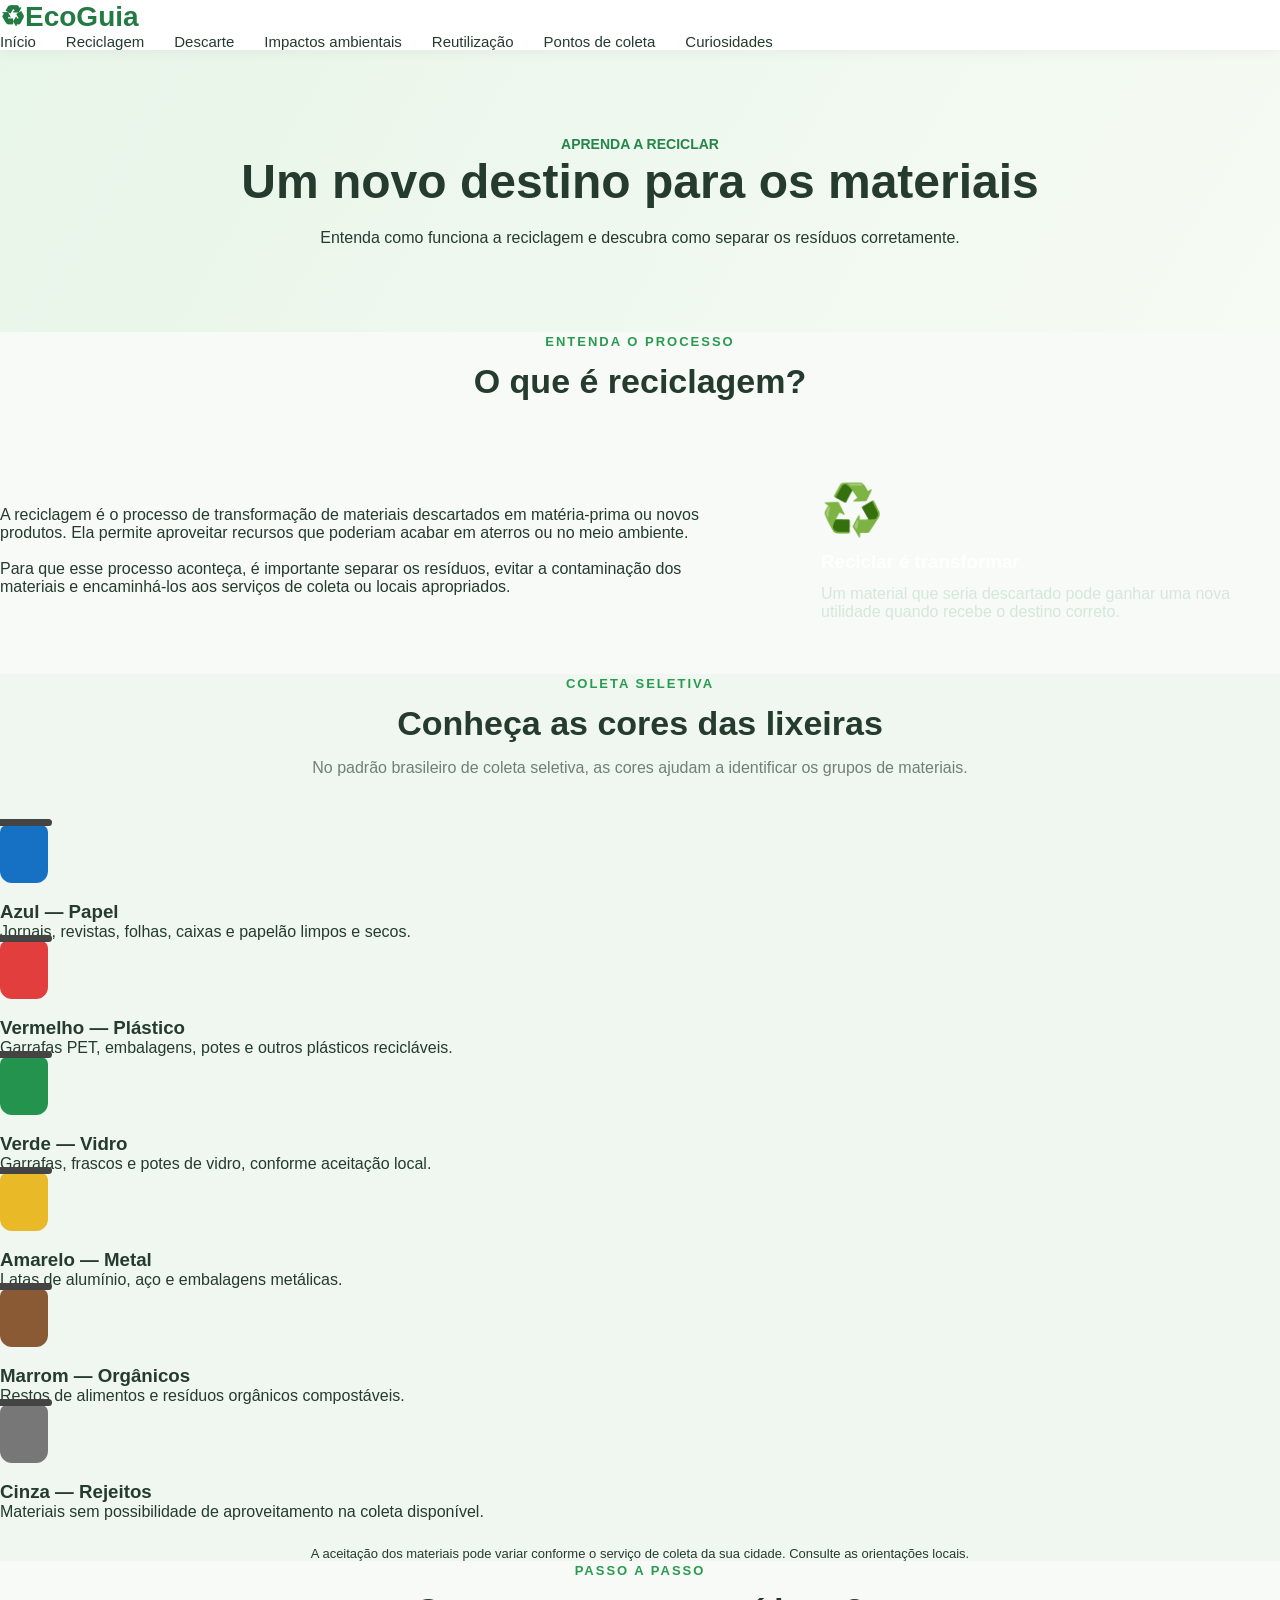
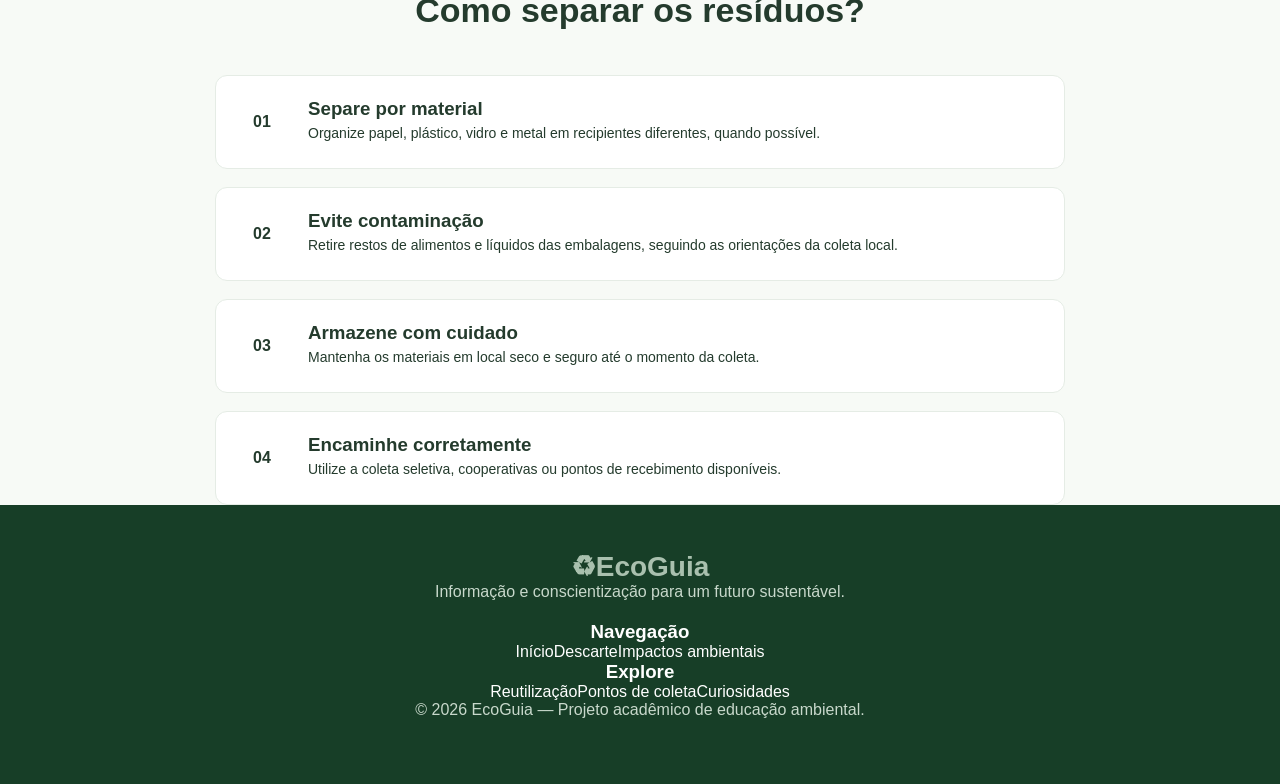
<file: html/reciclagem.html>
<!DOCTYPE html>
<html lang="pt-BR">
<head>
    <meta charset="UTF-8">
    <meta name="viewport" content="width=device-width, initial-scale=1.0">
    <meta name="description" content="Aprenda a separar materiais e entender a coleta seletiva.">
    <title>Reciclagem | EcoGuia</title>
    <link rel="stylesheet" href="../css/style.css">
</head>
<body>

<header class="cabecalho">
    <a href="index.html" class="logo"><span class="logo-icone">♻</span><span>Eco<span class="logo-destaque">Guia</span></span></a>
    <nav class="menu">
        <a href="index.html">Início</a>
        <a href="reciclagem.html" class="ativo">Reciclagem</a>
        <a href="descarte.html">Descarte</a>
        <a href="impactos.html">Impactos ambientais</a>
        <a href="reutilizacao.html">Reutilização</a>
        <a href="pontos-coleta.html">Pontos de coleta</a>
        <a href="curiosidades.html">Curiosidades</a>
    </nav>
</header>

<main>
    <section class="pagina-banner">
        <span class="subtitulo">APRENDA A RECICLAR</span>
        <h1>Um novo destino para os materiais</h1>
        <p>Entenda como funciona a reciclagem e descubra como separar os resíduos corretamente.</p>
    </section>

    <section class="secao">
        <div class="titulo-secao">
            <span class="subtitulo">ENTENDA O PROCESSO</span>
            <h2>O que é reciclagem?</h2>
        </div>
        <div class="conteudo-duplo">
            <div>
                <p>A reciclagem é o processo de transformação de materiais descartados em matéria-prima ou novos produtos. Ela permite aproveitar recursos que poderiam acabar em aterros ou no meio ambiente.</p>
                <p>Para que esse processo aconteça, é importante separar os resíduos, evitar a contaminação dos materiais e encaminhá-los aos serviços de coleta ou locais apropriados.</p>
            </div>
            <div class="caixa-verde">
                <span class="icone-grande">♻️</span>
                <h3>Reciclar é transformar</h3>
                <p>Um material que seria descartado pode ganhar uma nova utilidade quando recebe o destino correto.</p>
            </div>
        </div>
    </section>

    <section class="secao fundo-claro">
        <div class="titulo-secao">
            <span class="subtitulo">COLETA SELETIVA</span>
            <h2>Conheça as cores das lixeiras</h2>
            <p>No padrão brasileiro de coleta seletiva, as cores ajudam a identificar os grupos de materiais.</p>
        </div>

        <div class="grade-cards">
            <article class="card-residuo"><div class="cor-lixeira azul"></div><h3>Azul — Papel</h3><p>Jornais, revistas, folhas, caixas e papelão limpos e secos.</p></article>
            <article class="card-residuo"><div class="cor-lixeira vermelho"></div><h3>Vermelho — Plástico</h3><p>Garrafas PET, embalagens, potes e outros plásticos recicláveis.</p></article>
            <article class="card-residuo"><div class="cor-lixeira verde"></div><h3>Verde — Vidro</h3><p>Garrafas, frascos e potes de vidro, conforme aceitação local.</p></article>
            <article class="card-residuo"><div class="cor-lixeira amarelo"></div><h3>Amarelo — Metal</h3><p>Latas de alumínio, aço e embalagens metálicas.</p></article>
            <article class="card-residuo"><div class="cor-lixeira marrom"></div><h3>Marrom — Orgânicos</h3><p>Restos de alimentos e resíduos orgânicos compostáveis.</p></article>
            <article class="card-residuo"><div class="cor-lixeira cinza"></div><h3>Cinza — Rejeitos</h3><p>Materiais sem possibilidade de aproveitamento na coleta disponível.</p></article>
        </div>
        <p class="observacao">A aceitação dos materiais pode variar conforme o serviço de coleta da sua cidade. Consulte as orientações locais.</p>
    </section>

    <section class="secao">
        <div class="titulo-secao">
            <span class="subtitulo">PASSO A PASSO</span>
            <h2>Como separar os resíduos?</h2>
        </div>
        <div class="lista-etapas">
            <article><span>01</span><div><h3>Separe por material</h3><p>Organize papel, plástico, vidro e metal em recipientes diferentes, quando possível.</p></div></article>
            <article><span>02</span><div><h3>Evite contaminação</h3><p>Retire restos de alimentos e líquidos das embalagens, seguindo as orientações da coleta local.</p></div></article>
            <article><span>03</span><div><h3>Armazene com cuidado</h3><p>Mantenha os materiais em local seco e seguro até o momento da coleta.</p></div></article>
            <article><span>04</span><div><h3>Encaminhe corretamente</h3><p>Utilize a coleta seletiva, cooperativas ou pontos de recebimento disponíveis.</p></div></article>
        </div>
    </section>
</main>

<footer class="rodape">
    <div class="rodape-conteudo">
        <div><a href="index.html" class="logo logo-rodape"><span class="logo-icone">♻</span><span>Eco<span class="logo-destaque">Guia</span></span></a><p>Informação e conscientização para um futuro sustentável.</p></div>
        <div class="rodape-links"><h3>Navegação</h3><a href="index.html">Início</a><a href="descarte.html">Descarte</a><a href="impactos.html">Impactos ambientais</a></div>
        <div class="rodape-links"><h3>Explore</h3><a href="reutilizacao.html">Reutilização</a><a href="pontos-coleta.html">Pontos de coleta</a><a href="curiosidades.html">Curiosidades</a></div>
    </div>
    <div class="rodape-final"><p>© 2026 EcoGuia — Projeto acadêmico de educação ambiental.</p></div>
</footer>
</body>
</html>
</file>
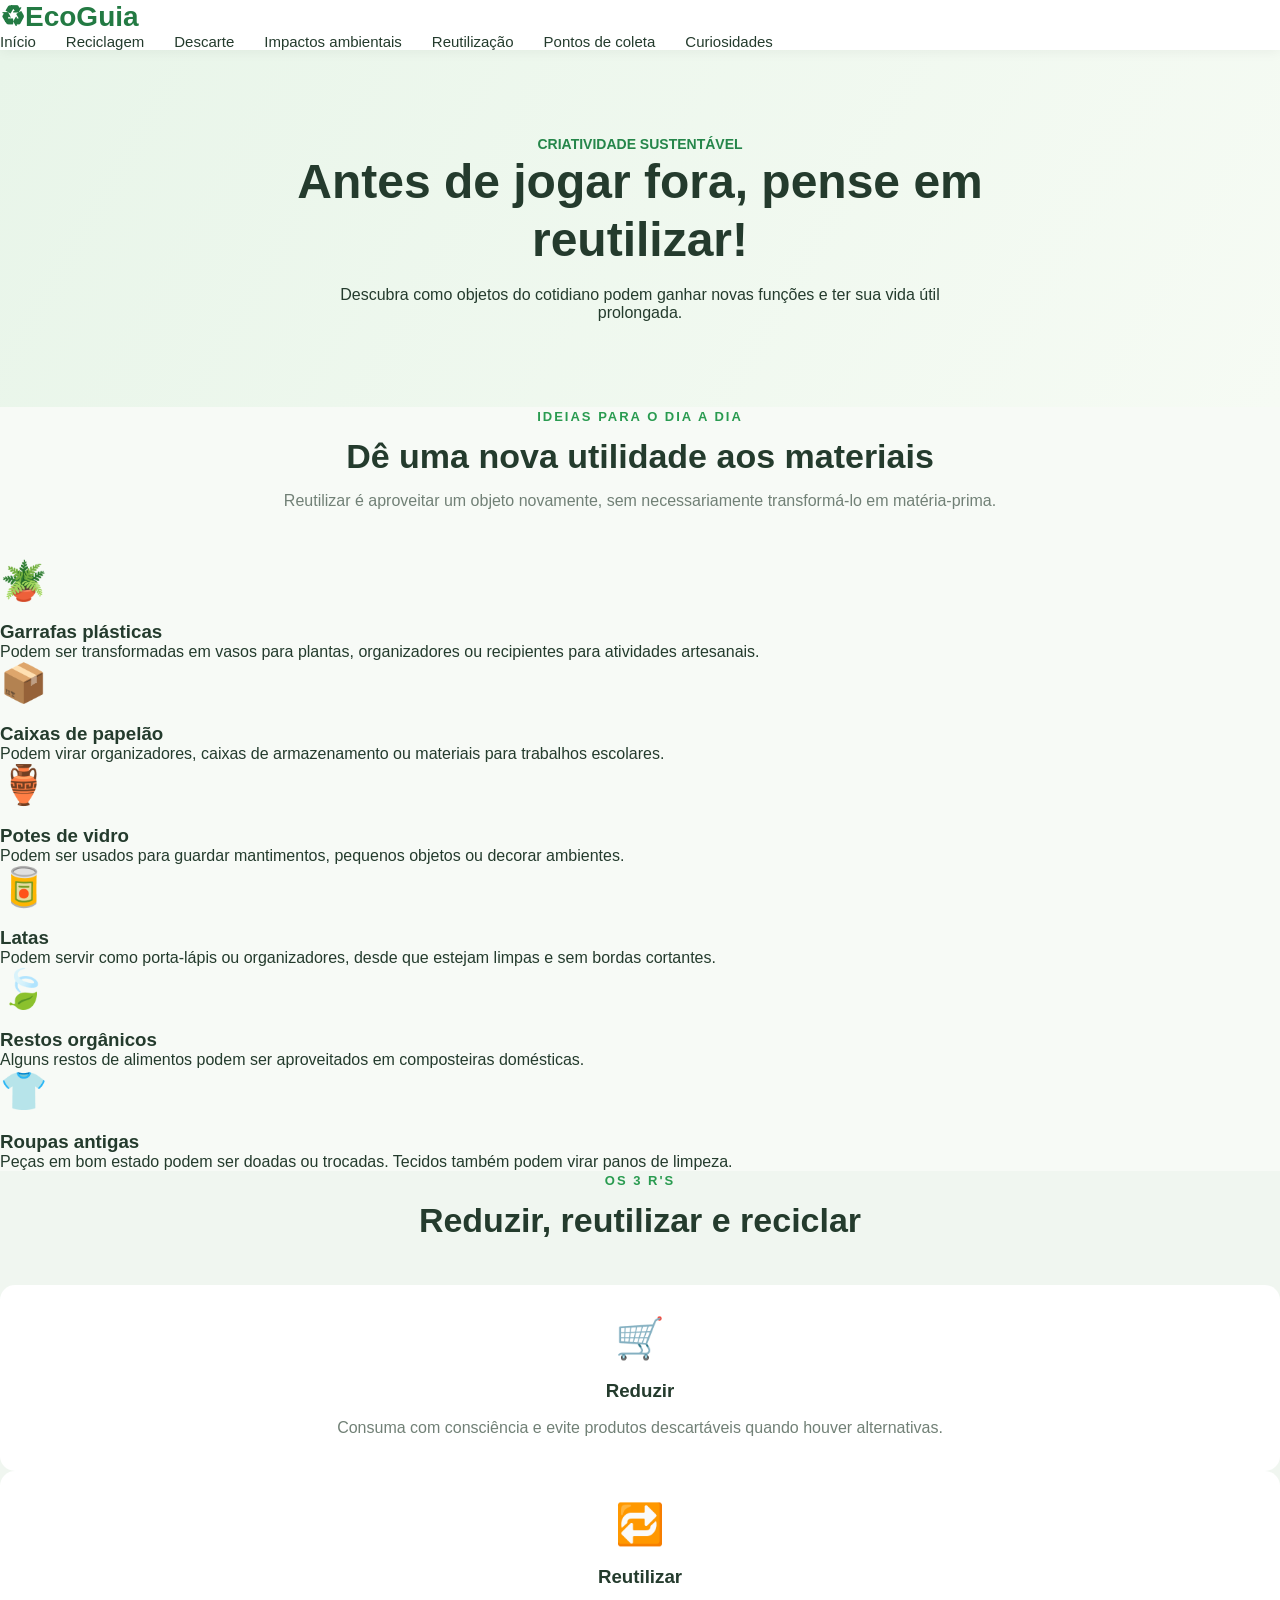
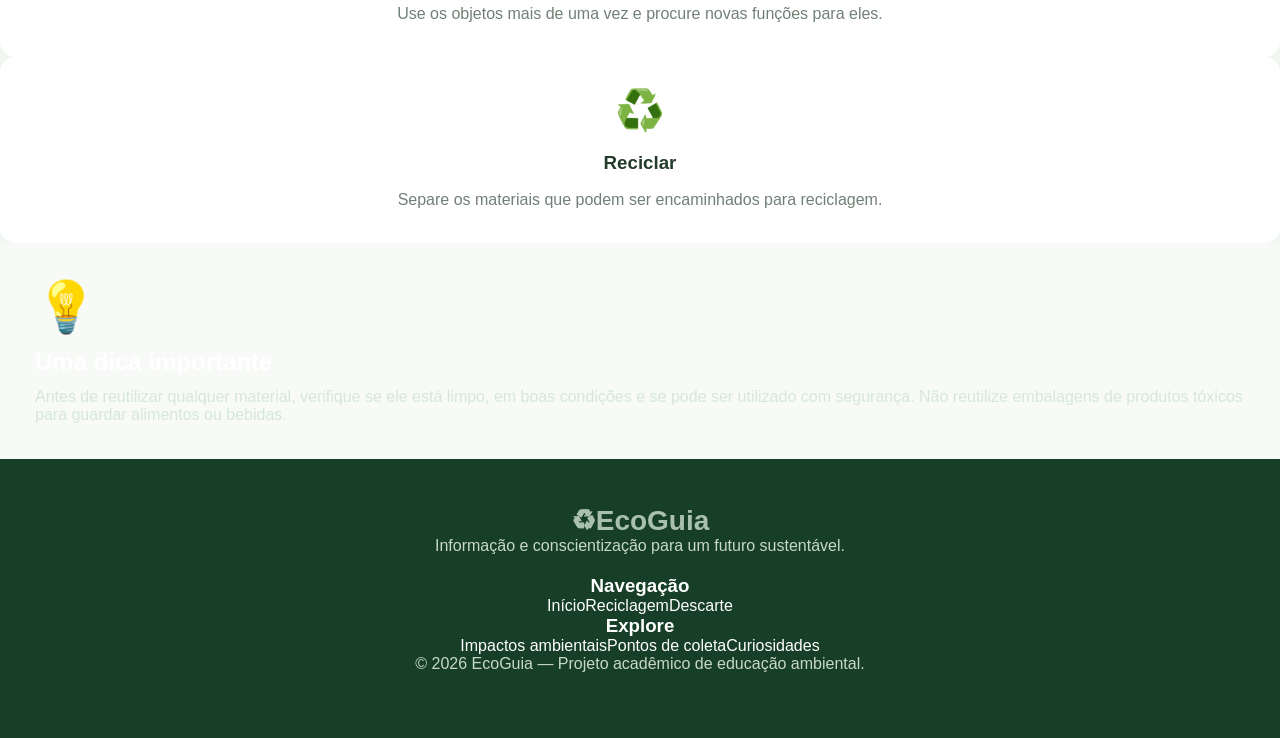
<file: html/reutilizacao.html>
<!DOCTYPE html>
<html lang="pt-BR">
<head>
    <meta charset="UTF-8">
    <meta name="viewport" content="width=device-width, initial-scale=1.0">
    <meta name="description" content="Ideias para reutilizar materiais e reduzir a produção de resíduos.">
    <title>Reutilização | EcoGuia</title>
    <link rel="stylesheet" href="../css/style.css">
</head>
<body>

<header class="cabecalho">
    <a href="index.html" class="logo"><span class="logo-icone">♻</span><span>Eco<span class="logo-destaque">Guia</span></span></a>
    <nav class="menu">
        <a href="index.html">Início</a><a href="reciclagem.html">Reciclagem</a>
        <a href="descarte.html">Descarte</a><a href="impactos.html">Impactos ambientais</a>
        <a href="reutilizacao.html" class="ativo">Reutilização</a><a href="pontos-coleta.html">Pontos de coleta</a>
        <a href="curiosidades.html">Curiosidades</a>
    </nav>
</header>

<main>
    <section class="pagina-banner">
        <span class="subtitulo">CRIATIVIDADE SUSTENTÁVEL</span>
        <h1>Antes de jogar fora, pense em reutilizar!</h1>
        <p>Descubra como objetos do cotidiano podem ganhar novas funções e ter sua vida útil prolongada.</p>
    </section>

    <section class="secao">
        <div class="titulo-secao">
            <span class="subtitulo">IDEIAS PARA O DIA A DIA</span>
            <h2>Dê uma nova utilidade aos materiais</h2>
            <p>Reutilizar é aproveitar um objeto novamente, sem necessariamente transformá-lo em matéria-prima.</p>
        </div>

        <div class="grade-cards">
            <article class="card-residuo"><div class="card-icone plastico">🪴</div><h3>Garrafas plásticas</h3><p>Podem ser transformadas em vasos para plantas, organizadores ou recipientes para atividades artesanais.</p></article>
            <article class="card-residuo"><div class="card-icone papel">📦</div><h3>Caixas de papelão</h3><p>Podem virar organizadores, caixas de armazenamento ou materiais para trabalhos escolares.</p></article>
            <article class="card-residuo"><div class="card-icone vidro">🏺</div><h3>Potes de vidro</h3><p>Podem ser usados para guardar mantimentos, pequenos objetos ou decorar ambientes.</p></article>
            <article class="card-residuo"><div class="card-icone metal">🥫</div><h3>Latas</h3><p>Podem servir como porta-lápis ou organizadores, desde que estejam limpas e sem bordas cortantes.</p></article>
            <article class="card-residuo"><div class="card-icone organico">🍃</div><h3>Restos orgânicos</h3><p>Alguns restos de alimentos podem ser aproveitados em composteiras domésticas.</p></article>
            <article class="card-residuo"><div class="card-icone eletronico">👕</div><h3>Roupas antigas</h3><p>Peças em bom estado podem ser doadas ou trocadas. Tecidos também podem virar panos de limpeza.</p></article>
        </div>
    </section>

    <section class="secao fundo-claro">
        <div class="titulo-secao">
            <span class="subtitulo">OS 3 R'S</span>
            <h2>Reduzir, reutilizar e reciclar</h2>
        </div>
        <div class="grade-dicas">
            <article class="dica"><span>🛒</span><h3>Reduzir</h3><p>Consuma com consciência e evite produtos descartáveis quando houver alternativas.</p></article>
            <article class="dica"><span>🔁</span><h3>Reutilizar</h3><p>Use os objetos mais de uma vez e procure novas funções para eles.</p></article>
            <article class="dica"><span>♻️</span><h3>Reciclar</h3><p>Separe os materiais que podem ser encaminhados para reciclagem.</p></article>
        </div>
    </section>

    <section class="secao">
        <div class="caixa-verde">
            <span class="icone-grande">💡</span>
            <h2>Uma dica importante</h2>
            <p>Antes de reutilizar qualquer material, verifique se ele está limpo, em boas condições e se pode ser utilizado com segurança. Não reutilize embalagens de produtos tóxicos para guardar alimentos ou bebidas.</p>
        </div>
    </section>
</main>

<footer class="rodape">
    <div class="rodape-conteudo">
        <div><a href="index.html" class="logo logo-rodape"><span class="logo-icone">♻</span><span>Eco<span class="logo-destaque">Guia</span></span></a><p>Informação e conscientização para um futuro sustentável.</p></div>
        <div class="rodape-links"><h3>Navegação</h3><a href="index.html">Início</a><a href="reciclagem.html">Reciclagem</a><a href="descarte.html">Descarte</a></div>
        <div class="rodape-links"><h3>Explore</h3><a href="impactos.html">Impactos ambientais</a><a href="pontos-coleta.html">Pontos de coleta</a><a href="curiosidades.html">Curiosidades</a></div>
    </div>
    <div class="rodape-final"><p>© 2026 EcoGuia — Projeto acadêmico de educação ambiental.</p></div>
</footer>
</body>
</html>
</file>
<file: css/style.css>
/* CONFIGURAÇÕES GERAIS */

* {
    margin: 0;
    padding: 0;
    box-sizing: border-box;
    scroll-behavior: smooth;
}

body {
    font-family: Arial, Helvetica, sans-serif;
    background-color: #f7faf6;
    color: #243b2d;
}

a {
    text-decoration: none;
    color: inherit;
}

/* CABEÇALHO */

header {
    background-color: #ffffff;
    box-shadow: 0 2px 12px rgba(0, 0, 0, 0.05);
    position: sticky;
    top: 0;
    z-index: 100;
}

.navbar {
    max-width: 1200px;
    margin: auto;
    padding: 20px;
    display: flex;
    justify-content: space-between;
    align-items: center;
}

.logo {
    font-size: 25px;
    font-weight: bold;
    color: #237a43;
}

.logo span {
    font-size: 28px;
}

.menu {
    display: flex;
    gap: 30px;
    list-style: none;
}

.menu a {
    font-size: 15px;
    transition: 0.3s;
}

.menu a:hover {
    color: #279b50;
}

.botao-menu {
    background-color: #237a43;
    color: white;
    padding: 12px 22px;
    border-radius: 8px;
    transition: 0.3s;
}

.botao-menu:hover,
.botao-principal:hover {
    background-color: #185d32;
}

/* INÍCIO */

.hero {
    max-width: 1200px;
    margin: auto;
    padding: 90px 20px;
    display: flex;
    align-items: center;
    justify-content: space-between;
    gap: 50px;
}

.hero-texto {
    flex: 1;
}

.subtitulo {
    color: #25864a;
    font-weight: bold;
    font-size: 14px;
}

.hero h1 {
    font-size: 52px;
    line-height: 1.15;
    margin: 20px 0;
}

.hero h1 span {
    color: #299b50;
}

.hero p {
    color: #66756a;
    font-size: 17px;
    line-height: 1.8;
    margin-bottom: 30px;
}

.botao-principal {
    display: inline-block;
    background-color: #237a43;
    color: white;
    padding: 16px 25px;
    border-radius: 8px;
    font-weight: bold;
    transition: 0.3s;
}

.hero-imagem {
    flex: 1;
}

.hero-imagem img {
    width: 100%;
    height: 390px;
    object-fit: cover;
    border-radius: 20px;
}

/* TÍTULOS DAS SEÇÕES */

.titulo-secao {
    text-align: center;
    margin-bottom: 45px;
}

.titulo-secao span {
    color: #299b50;
    font-size: 13px;
    font-weight: bold;
    letter-spacing: 2px;
}

.titulo-secao h2 {
    font-size: 34px;
    margin: 12px 0;
}

.titulo-secao p {
    color: #718076;
    line-height: 1.6;
}

/* SOBRE */

.sobre {
    background-color: #eaf4eb;
    padding: 80px 20px;
    text-align: center;
}

.sobre p {
    max-width: 750px;
    margin: auto;
    line-height: 1.9;
    color: #58695d;
    font-size: 17px;
}

/* RESÍDUOS */

.residuos {
    max-width: 1200px;
    margin: auto;
    padding: 90px 20px;
}

/* PESQUISA */

.pesquisa {
    display: flex;
    max-width: 600px;
    margin: 0 auto 25px;
    gap: 10px;
}

.pesquisa input {
    flex: 1;
    padding: 15px;
    border: 1px solid #d4e0d5;
    border-radius: 8px;
    font-size: 15px;
    outline: none;
}

.pesquisa input:focus {
    border-color: #299b50;
}

.pesquisa button {
    border: none;
    background-color: #237a43;
    color: white;
    padding: 0 22px;
    border-radius: 8px;
    cursor: pointer;
    font-size: 14px;
}

/* FILTROS */

.filtros {
    display: flex;
    justify-content: center;
    flex-wrap: wrap;
    gap: 10px;
    margin-bottom: 35px;
}

.filtro {
    padding: 10px 20px;
    border: 1px solid #cbdccc;
    background-color: white;
    color: #3e6149;
    border-radius: 30px;
    cursor: pointer;
    transition: 0.3s;
}

.filtro:hover,
.filtro.ativo {
    background-color: #237a43;
    color: white;
    border-color: #237a43;
}

/* CARDS */

.cards {
    display: grid;
    grid-template-columns: repeat(3, 1fr);
    gap: 25px;
}

.card {
    background-color: white;
    padding: 30px;
    border-radius: 15px;
    border: 1px solid #e6eee6;
    transition: 0.3s;
}

.card:hover {
    transform: translateY(-6px);
    box-shadow: 0 10px 25px rgba(30, 90, 45, 0.10);
}

.card-icone {
    font-size: 38px;
    margin-bottom: 18px;
}

.card h3 {
    font-size: 21px;
    margin-bottom: 12px;
}

.card p {
    color: #718076;
    line-height: 1.6;
    min-height: 52px;
    margin-bottom: 20px;
}

.destino {
    display: inline-block;
    color: #237a43;
    background-color: #eaf4eb;
    padding: 8px 12px;
    border-radius: 6px;
    font-size: 12px;
    font-weight: bold;
}

.mensagem-vazia {
    display: none;
    text-align: center;
    margin-top: 25px;
    color: #718076;
}

/* DICAS */

.dicas {
    background-color: #eaf4eb;
    padding: 85px 20px;
}

.dicas-grid {
    max-width: 1100px;
    margin: auto;
    display: grid;
    grid-template-columns: repeat(3, 1fr);
    gap: 25px;
}

.dica {
    background-color: white;
    padding: 30px;
    border-radius: 15px;
    text-align: center;
}

.dica span {
    font-size: 40px;
}

.dica h3 {
    margin: 18px 0 12px;
}

.dica p {
    color: #718076;
    line-height: 1.7;
}

/* RODAPÉ */

footer {
    background-color: #173e27;
    color: white;
    text-align: center;
    padding: 45px 20px;
}

footer h2 {
    margin-bottom: 12px;
}

footer p {
    color: #c8d8cb;
    margin-bottom: 20px;
}

footer span {
    font-size: 13px;
    color: #a9c0ae;
}

/* RESPONSIVIDADE */

@media (max-width: 800px) {

    .hero {
        flex-direction: column;
        padding: 60px 20px;
    }

    .hero h1 {
        font-size: 38px;
    }

    .hero-imagem img {
        height: 280px;
    }

    .cards {
        grid-template-columns: repeat(2, 1fr);
    }

    .dicas-grid {
        grid-template-columns: 1fr;
    }

    .menu {
        gap: 12px;
    }

}

@media (max-width: 550px) {

    .navbar {
        flex-wrap: wrap;
        gap: 15px;
    }

    .menu {
        order: 3;
        width: 100%;
        justify-content: center;
        flex-wrap: wrap;
    }

    .botao-menu {
        padding: 10px 15px;
    }

    .hero h1 {
        font-size: 32px;
    }

    .titulo-secao h2 {
        font-size: 27px;
    }

    .cards {
        grid-template-columns: 1fr;
    }

    .pesquisa {
        flex-direction: column;
    }

    .pesquisa button {
        padding: 14px;
    }

}

/* PÁGINAS INTERNAS */
.pagina-banner {
    padding: 85px 8%;
    text-align: center;
    background: linear-gradient(120deg, #e8f5e9, #f6fbf4);
}

.pagina-banner h1 {
    max-width: 850px;
    margin: 0 auto 18px;
    color: var(--verde-escuro);
    font-size: clamp(32px, 5vw, 48px);
    line-height: 1.2;
}

.pagina-banner p {
    max-width: 680px;
    margin: 0 auto;
    color: var(--cinza);
    font-size: 16px;
}

.fundo-claro {
    background-color: #f0f6f0;
}

/* CONTEÚDO EM DUAS COLUNAS */
.conteudo-duplo {
    display: grid;
    grid-template-columns: 1.2fr 0.8fr;
    align-items: center;
    gap: 45px;
}

.conteudo-duplo p {
    color: var(--cinza);
    margin-bottom: 18px;
}

.caixa-verde {
    padding: 35px;
    background-color: var(--verde-escuro);
    color: white;
    border-radius: 15px;
}

.caixa-verde h2,
.caixa-verde h3 {
    margin: 12px 0;
}

.caixa-verde p {
    color: #d5e7da;
}

.icone-grande {
    font-size: 50px;
}

/* CORES DAS LIXEIRAS */
.cor-lixeira {
    width: 48px;
    height: 58px;
    margin-bottom: 18px;
    border-radius: 7px 7px 12px 12px;
    position: relative;
}

.cor-lixeira::before {
    content: "";
    position: absolute;
    top: -6px;
    left: -4px;
    width: 56px;
    height: 7px;
    border-radius: 5px;
    background: #444;
}

.azul {
    background: #1671c5;
}

.vermelho {
    background: #e33e3e;
}

.verde {
    background: #24934e;
}

.amarelo {
    background: #e9b927;
}

.marrom {
    background: #8a5a35;
}

.cinza {
    background: #777777;
}

.observacao {
    margin-top: 25px;
    text-align: center;
    color: var(--cinza);
    font-size: 13px;
}

/* LISTA DE ETAPAS */
.lista-etapas {
    max-width: 850px;
    margin: 0 auto;
    display: flex;
    flex-direction: column;
    gap: 18px;
}

.lista-etapas article {
    display: flex;
    align-items: flex-start;
    gap: 22px;
    padding: 22px;
    background-color: white;
    border: 1px solid #e5ece5;
    border-radius: 12px;
}

.lista-etapas article > span {
    min-width: 48px;
    height: 48px;
    border-radius: 50%;
    background-color: var(--verde-claro);
    color: var(--verde);
    display: flex;
    align-items: center;
    justify-content: center;
    font-weight: bold;
}

.lista-etapas h3 {
    color: var(--verde-escuro);
    margin-bottom: 5px;
}

.lista-etapas p {
    color: var(--cinza);
    font-size: 14px;
}

/* PERGUNTAS FREQUENTES */
.perguntas {
    max-width: 850px;
    margin: 0 auto;
    display: flex;
    flex-direction: column;
    gap: 13px;
}

.perguntas details {
    padding: 20px 23px;
    background-color: white;
    border: 1px solid #e2eae2;
    border-radius: 10px;
    transition: 0.3s;
}

.perguntas details[open] {
    border-color: var(--verde);
}

.perguntas summary {
    color: var(--verde-escuro);
    font-weight: bold;
    cursor: pointer;
}

.perguntas details p {
    color: var(--cinza);
    font-size: 14px;
    margin-top: 15px;
}

/* RESPONSIVIDADE DAS PÁGINAS INTERNAS */
@media (max-width: 700px) {
    .pagina-banner {
        padding: 65px 6%;
    }

    .conteudo-duplo {
        grid-template-columns: 1fr;
        gap: 25px;
    }

    .lista-etapas article {
        gap: 13px;
        padding: 17px;
    }
}
</file>
